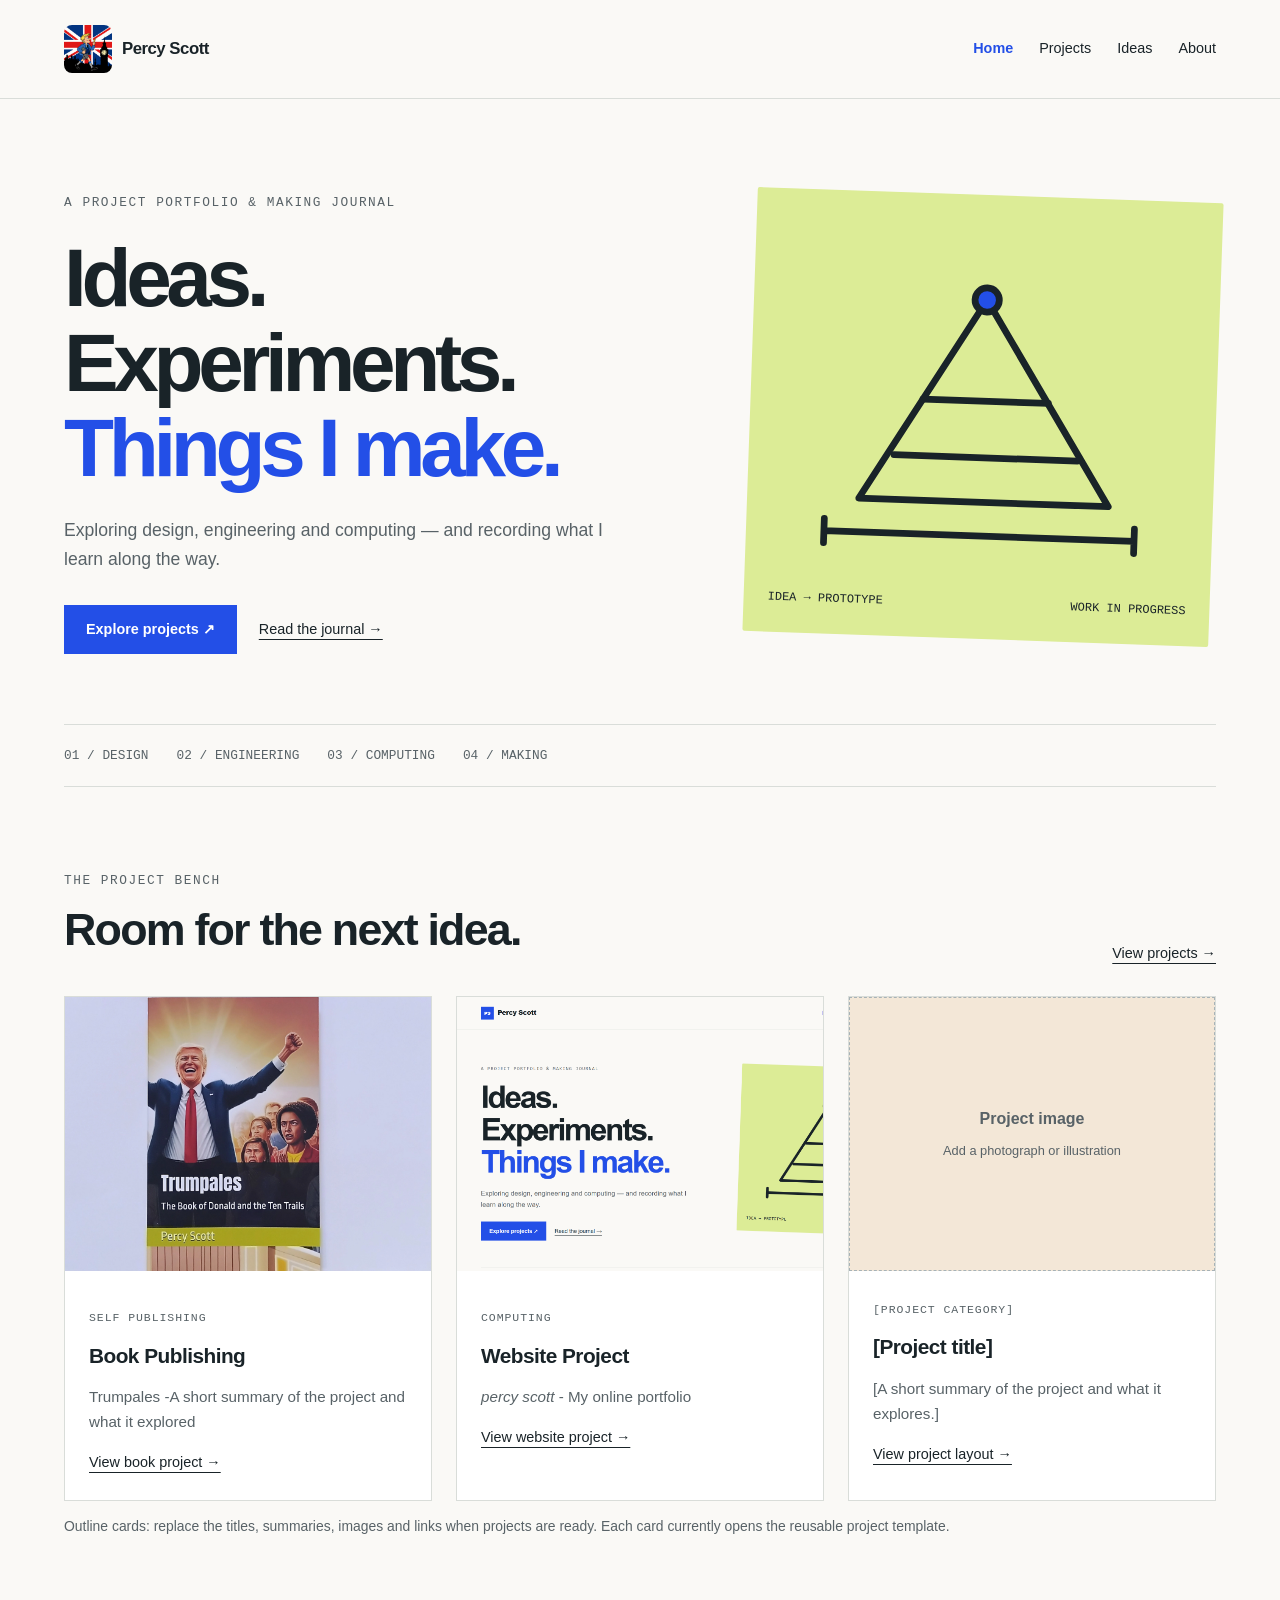
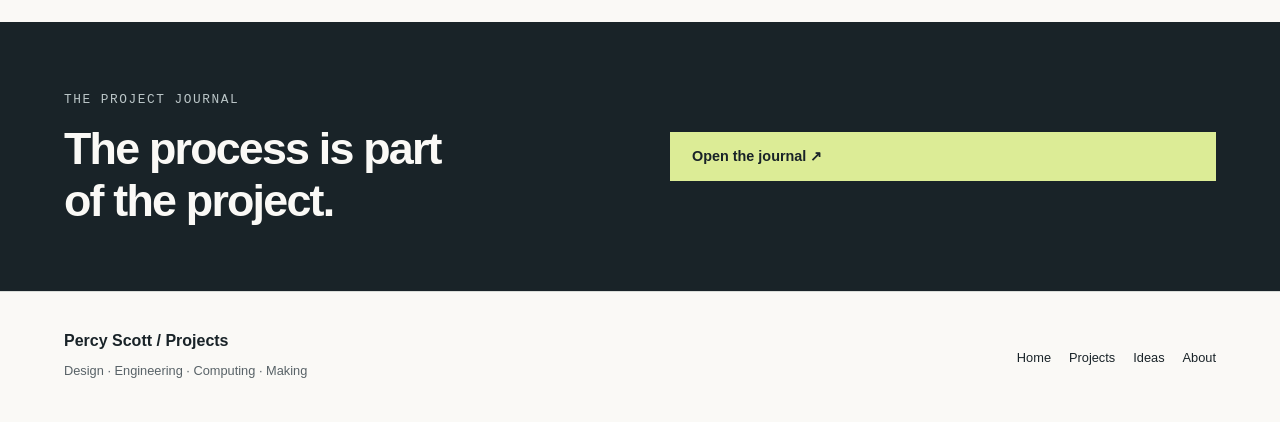
<file: index.html>
<!doctype html>
<html lang="en">

  
<link rel="apple-touch-icon" sizes="180x180" href="/apple-touch-icon.png">
<link rel="icon" type="image/png" sizes="32x32" href="/favicon-32x32.png">
<link rel="icon" type="image/png" sizes="16x16" href="/favicon-16x16.png">
<link rel="manifest" href="/site.webmanifest">
  
  <head>
<meta charset="utf-8">
<meta name="viewport" content="width=device-width,initial-scale=1">
<title>Home | Percy Scott Projects</title>
<meta name="description" content="Percy Scott’s portfolio and project journal: design, engineering, computing and making.">
<link rel="stylesheet" href="css/style.css">
</head>
<body>
<a class="skip" href="#main">Skip to content</a><header><div class="wrap header-inner">
  
  <a class="brand" href="index.html">
  <img
    src="images/percy-pickwick-schoolboy.png"
    alt=""
    class="brand-logo"
  >
  Percy Scott
</a>
  
  <nav aria-label="Main navigation"><a href="index.html" aria-current="page">Home</a><a href="projects.html">Projects</a><a href="ideas.html">Ideas</a><a href="about.html">About</a></nav></div></header>
<main id="main"><div class="wrap"><section class="hero"><div><p class="eyebrow">A project portfolio & making journal</p><h1>Ideas.<br>Experiments.<br><em>Things I make.</em></h1><p class="intro">Exploring design, engineering and computing — and recording what I learn along the way.</p><div class="actions"><a class="button" href="projects.html">Explore projects ↗</a><a class="text-link" href="ideas.html">Read the journal →</a></div></div><div class="hero-art"><svg viewBox="0 0 310 270" fill="none" stroke="#192328" stroke-width="5" stroke-linecap="round" stroke-linejoin="round" aria-hidden="true"><path d="M65 210 155 60l95 150Z" fill="none"/><path d="m110 135 93 0M90 177h136"/><circle cx="155" cy="60" r="9" fill="#234fe7"/><path d="M40 235h230M40 226v18m230-18v18"/></svg><div class="art-label"><span>IDEA → PROTOTYPE</span><span>WORK IN PROGRESS</span></div></div></section><div class="interests"><span>01 / DESIGN</span><span>02 / ENGINEERING</span><span>03 / COMPUTING</span><span>04 / MAKING</span></div><section class="section"><div class="section-heading">
  <div><p class="eyebrow">The project bench</p><h2>Room for the next idea.</h2></div><a class="text-link" href="projects.html">View projects →</a>
</div>
  <div class="grid">
  
  <article class="card">
  <img 
  class="card-photo"
  src="images/book-publishing/book-publishing-main.webp"
  alt="Book publishing project"
  loading="lazy"
  >
        <div class="card-body"><span class="tag">Self Publishing</span>
    <h3>Book Publishing</h3><p>Trumpales -A short summary of the project and what it explored</p>
          <a class="text-link" href="projects/book-publishing.html">View book project →</a></div></article>
  
  <article class="card">
    <img 
  class="card-photo"
  src="images/website-project/website-project-main.png"
  alt="Website Project"
  loading="lazy"
  >
    
    <div class="card-body"><span class="tag">Computing</span><h3>Website Project</h3><p><em>percy scott</em> - My online portfolio </p><a class="text-link" href="projects/website-project.html">View website project →</a>
    </div>  
  </article>
  
  <article class="card">
    
    <div class="card-art image-placeholder"><span>Project image</span><small>Add a photograph or illustration</small></div>
    
    <div class="card-body"><span class="tag">[Project category]</span><h3>[Project title]</h3><p>[A short summary of the project and what it explores.]</p>
      <a class="text-link" href="projects/project-template.html">View project layout →</a></div></article>
  
</div>
  
  <p class="note">Outline cards: replace the titles, summaries, images and links when projects are ready. Each card currently opens the reusable project template.</p></section></div>
  <section class="journal-band"><div class="wrap journal-inner"><div><p class="eyebrow">The project journal</p><h2>The process is part<br>of the project.</h2></div><div<a class="button" href="ideas.html">Open the journal ↗</a></div></div>
  </section></main>
<footer><div class="wrap footer-inner"><div><strong>Percy Scott / Projects</strong><p>Design · Engineering · Computing · Making</p></div><nav aria-label="Footer navigation"><a href="index.html">Home</a><a href="projects.html">Projects</a><a href="ideas.html">Ideas</a><a href="about.html">About</a></nav></div></footer>
</body>
</html>
</file>
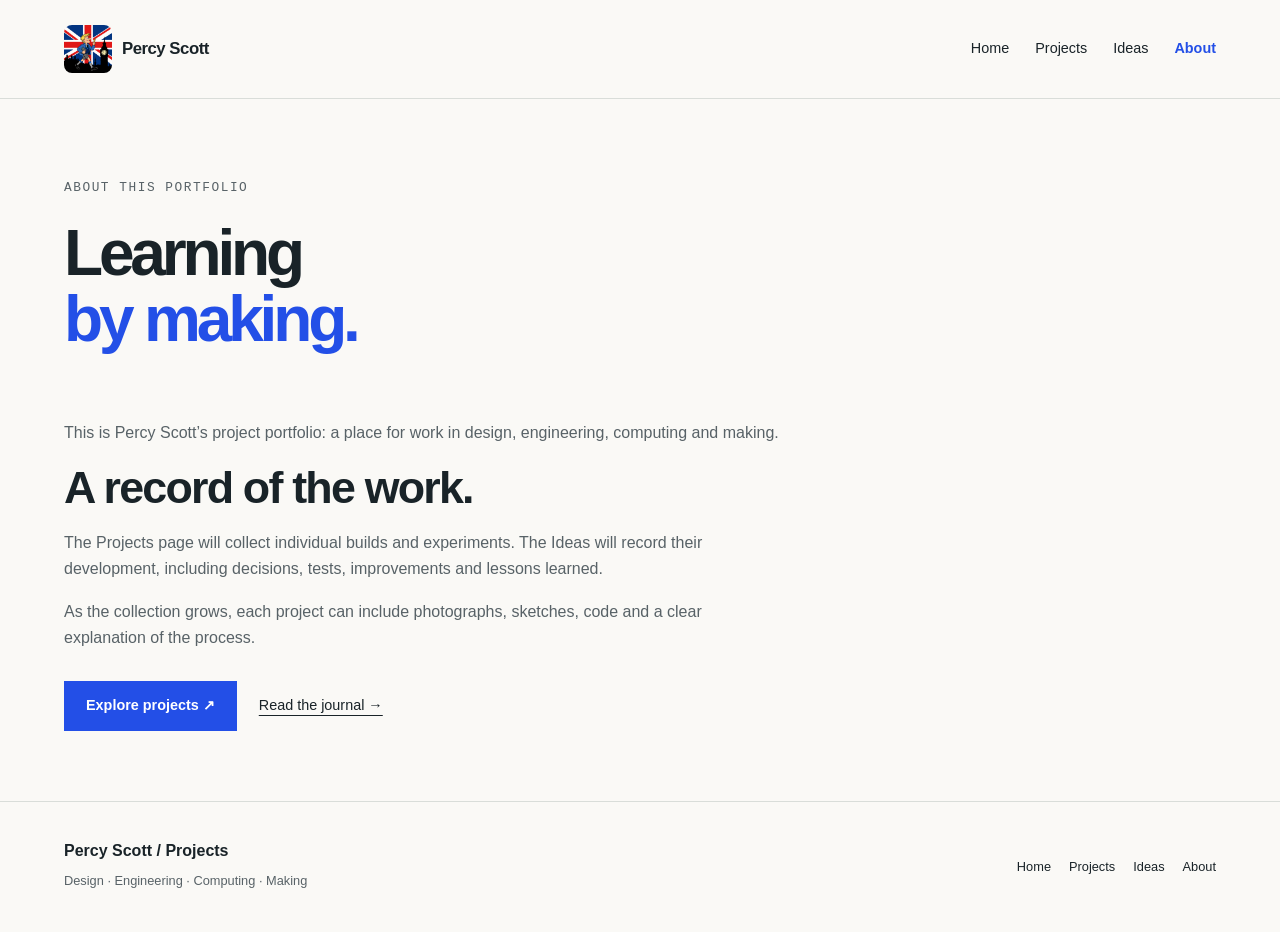
<file: about.html>
<!doctype html>
<html lang="en">

  <link rel="apple-touch-icon" sizes="180x180" href="/apple-touch-icon.png">
<link rel="icon" type="image/png" sizes="32x32" href="/favicon-32x32.png">
<link rel="icon" type="image/png" sizes="16x16" href="/favicon-16x16.png">
<link rel="manifest" href="/site.webmanifest">
  
<head>
<meta charset="utf-8">
<meta name="viewport" content="width=device-width,initial-scale=1">
<title>About | Percy Scott Projects</title>
<meta name="description" content="Percy Scott’s portfolio and project journal: design, engineering, computing and making.">
<link rel="stylesheet" href="css/style.css">
</head>
<body>
<a class="skip" href="#main">Skip to content</a><header><div class="wrap header-inner">
  
    <a class="brand" href="index.html">
  <img
    src="images/percy-pickwick-schoolboy.png"
    alt=""
    class="brand-logo"
  >
  Percy Scott
</a>
  
  
  <nav aria-label="Main navigation"><a href="index.html">Home</a><a href="projects.html">Projects</a><a href="ideas.html">Ideas</a><a href="about.html" aria-current="page">About</a></nav></div></header>
<main id="main"><div class="wrap"><div class="page-title"><p class="eyebrow">About this portfolio</p><h1>Learning<br><em>by making.</em></h1></div><div class="prose"><p>This is Percy Scott’s project portfolio: a place for work in design, engineering, computing and making.</p><h2>A record of the work.</h2><p>The Projects page will collect individual builds and experiments. The Ideas will record their development, including decisions, tests, improvements and lessons learned.</p><p>As the collection grows, each project can include photographs, sketches, code and a clear explanation of the process.</p><div class="actions"><a class="button" href="projects.html">Explore projects ↗</a><a class="text-link" href="ideas.html">Read the journal →</a></div></div></div></main>
<footer><div class="wrap footer-inner"><div><strong>Percy Scott / Projects</strong><p>Design · Engineering · Computing · Making</p></div><nav aria-label="Footer navigation"><a href="index.html">Home</a><a href="projects.html">Projects</a><a href="ideas.html">Ideas</a><a href="about.html">About</a></nav></div></footer>
</body>
</html>
</file>
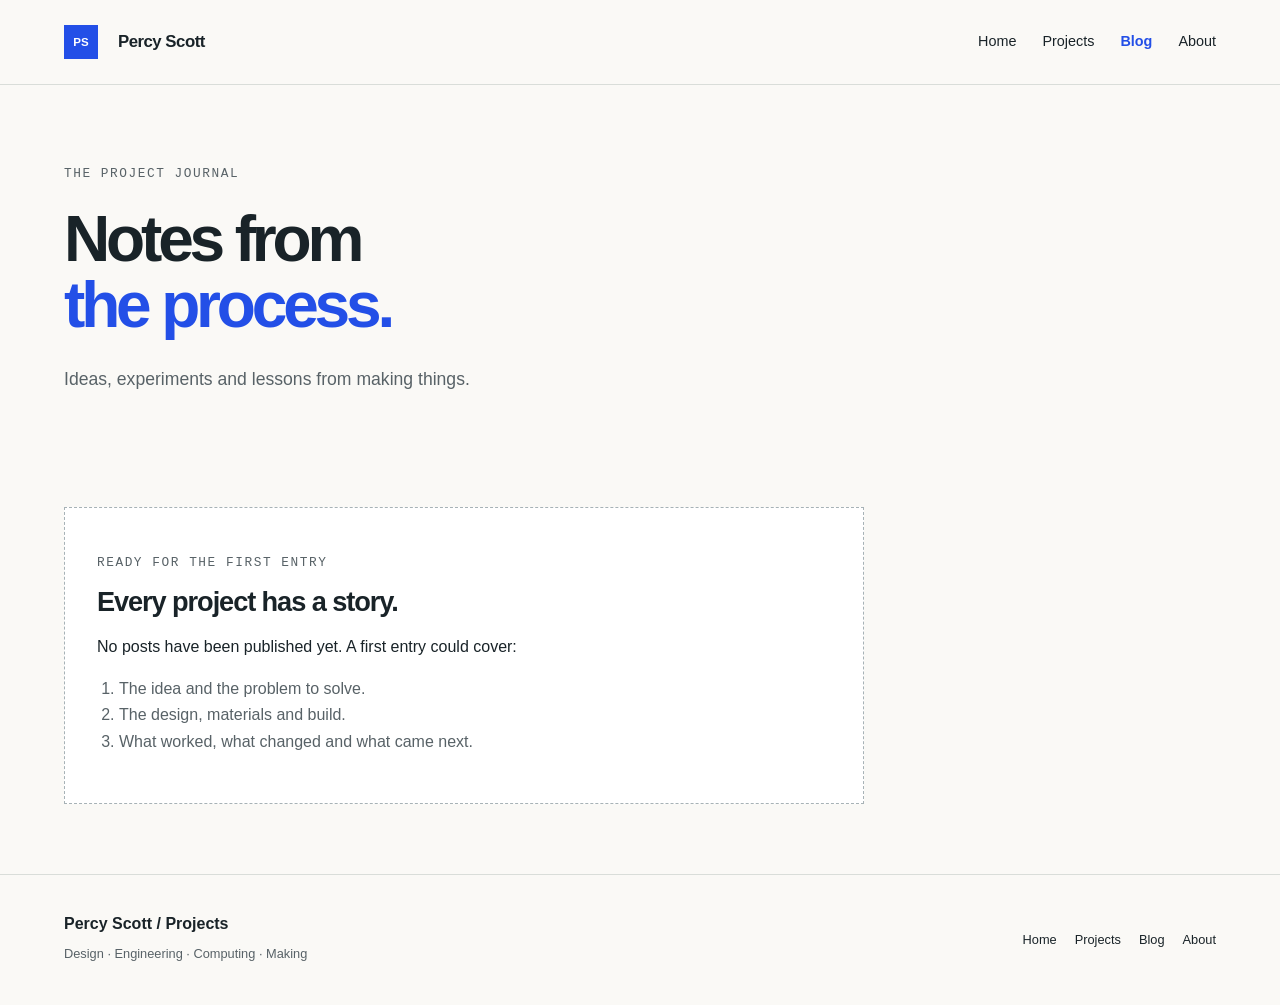
<file: blog.html>
<!doctype html>
<html lang="en">
<head>
<meta charset="utf-8">
<meta name="viewport" content="width=device-width,initial-scale=1">
<title>Blog | Percy Scott Projects</title>
<meta name="description" content="Percy Scott’s portfolio and project journal: design, engineering, computing and making.">
<link rel="stylesheet" href="css/style.css">
</head>
<body>
<a class="skip" href="#main">Skip to content</a><header><div class="wrap header-inner"><a class="brand" href="index.html"><span>PS</span>Percy Scott</a><nav aria-label="Main navigation"><a href="index.html">Home</a><a href="projects.html">Projects</a><a href="blog.html" aria-current="page">Blog</a><a href="about.html">About</a></nav></div></header>
<main id="main"><div class="wrap"><div class="page-title"><p class="eyebrow">The project journal</p><h1>Notes from<br><em>the process.</em></h1><p class="intro">Ideas, experiments and lessons from making things.</p></div><section class="section"><div class="empty"><p class="eyebrow">Ready for the first entry</p><h2>Every project has a story.</h2><p>No posts have been published yet. A first entry could cover:</p><ol><li>The idea and the problem to solve.</li><li>The design, materials and build.</li><li>What worked, what changed and what came next.</li></ol></div></section></div></main>
<footer><div class="wrap footer-inner"><div><strong>Percy Scott / Projects</strong><p>Design · Engineering · Computing · Making</p></div><nav aria-label="Footer navigation"><a href="index.html">Home</a><a href="projects.html">Projects</a><a href="blog.html">Blog</a><a href="about.html">About</a></nav></div></footer>
</body>
</html>
</file>
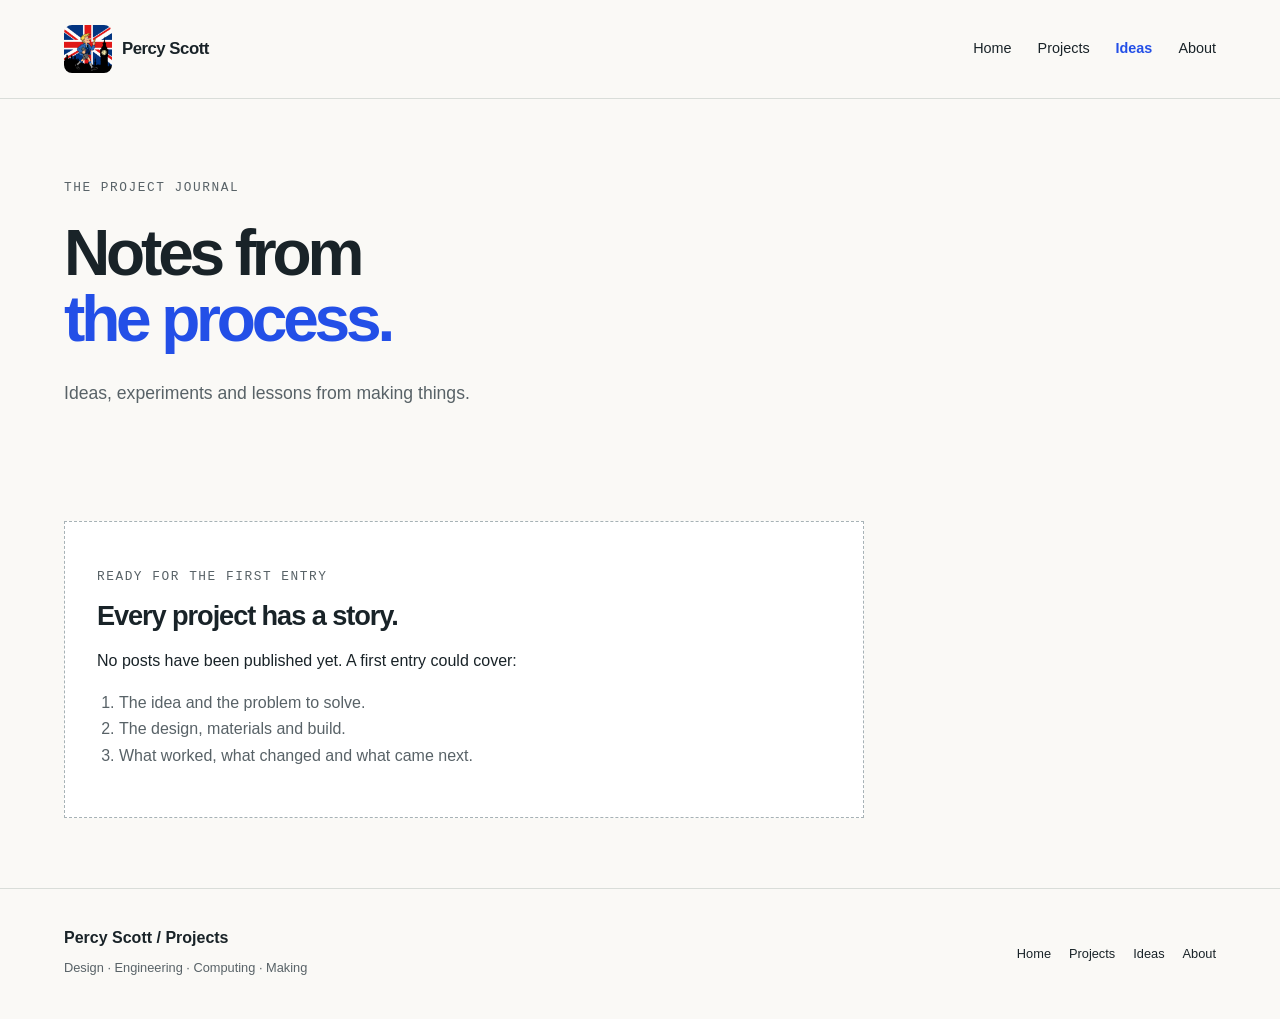
<file: ideas.html>
<!doctype html>
<html lang="en">

  <link rel="apple-touch-icon" sizes="180x180" href="/apple-touch-icon.png">
<link rel="icon" type="image/png" sizes="32x32" href="/favicon-32x32.png">
<link rel="icon" type="image/png" sizes="16x16" href="/favicon-16x16.png">
<link rel="manifest" href="/site.webmanifest">
  
<head>
<meta charset="utf-8">
<meta name="viewport" content="width=device-width,initial-scale=1">
<title>Ideas | Percy Scott Projects</title>
<meta name="description" content="Percy Scott’s portfolio and project journal: design, engineering, computing and making.">
<link rel="stylesheet" href="css/style.css">
</head>
<body>
<a class="skip" href="#main">Skip to content</a><header><div class="wrap header-inner">
  
    <a class="brand" href="index.html">
  <img
    src="images/percy-pickwick-schoolboy.png"
    alt=""
    class="brand-logo"
  >
  Percy Scott
</a>
  
  
  <nav aria-label="Main navigation"><a href="index.html">Home</a><a href="projects.html">Projects</a><a href="ideas.html" aria-current="page">Ideas</a><a href="about.html">About</a></nav></div></header>
<main id="main"><div class="wrap"><div class="page-title"><p class="eyebrow">The project journal</p><h1>Notes from<br><em>the process.</em></h1><p class="intro">Ideas, experiments and lessons from making things.</p></div><section class="section"><div class="empty"><p class="eyebrow">Ready for the first entry</p><h2>Every project has a story.</h2><p>No posts have been published yet. A first entry could cover:</p><ol><li>The idea and the problem to solve.</li><li>The design, materials and build.</li><li>What worked, what changed and what came next.</li></ol></div></section></div></main>
<footer><div class="wrap footer-inner"><div><strong>Percy Scott / Projects</strong><p>Design · Engineering · Computing · Making</p></div><nav aria-label="Footer navigation"><a href="index.html">Home</a><a href="projects.html">Projects</a><a href="ideas.html">Ideas</a><a href="about.html">About</a></nav></div></footer>
</body>
</html>
</file>
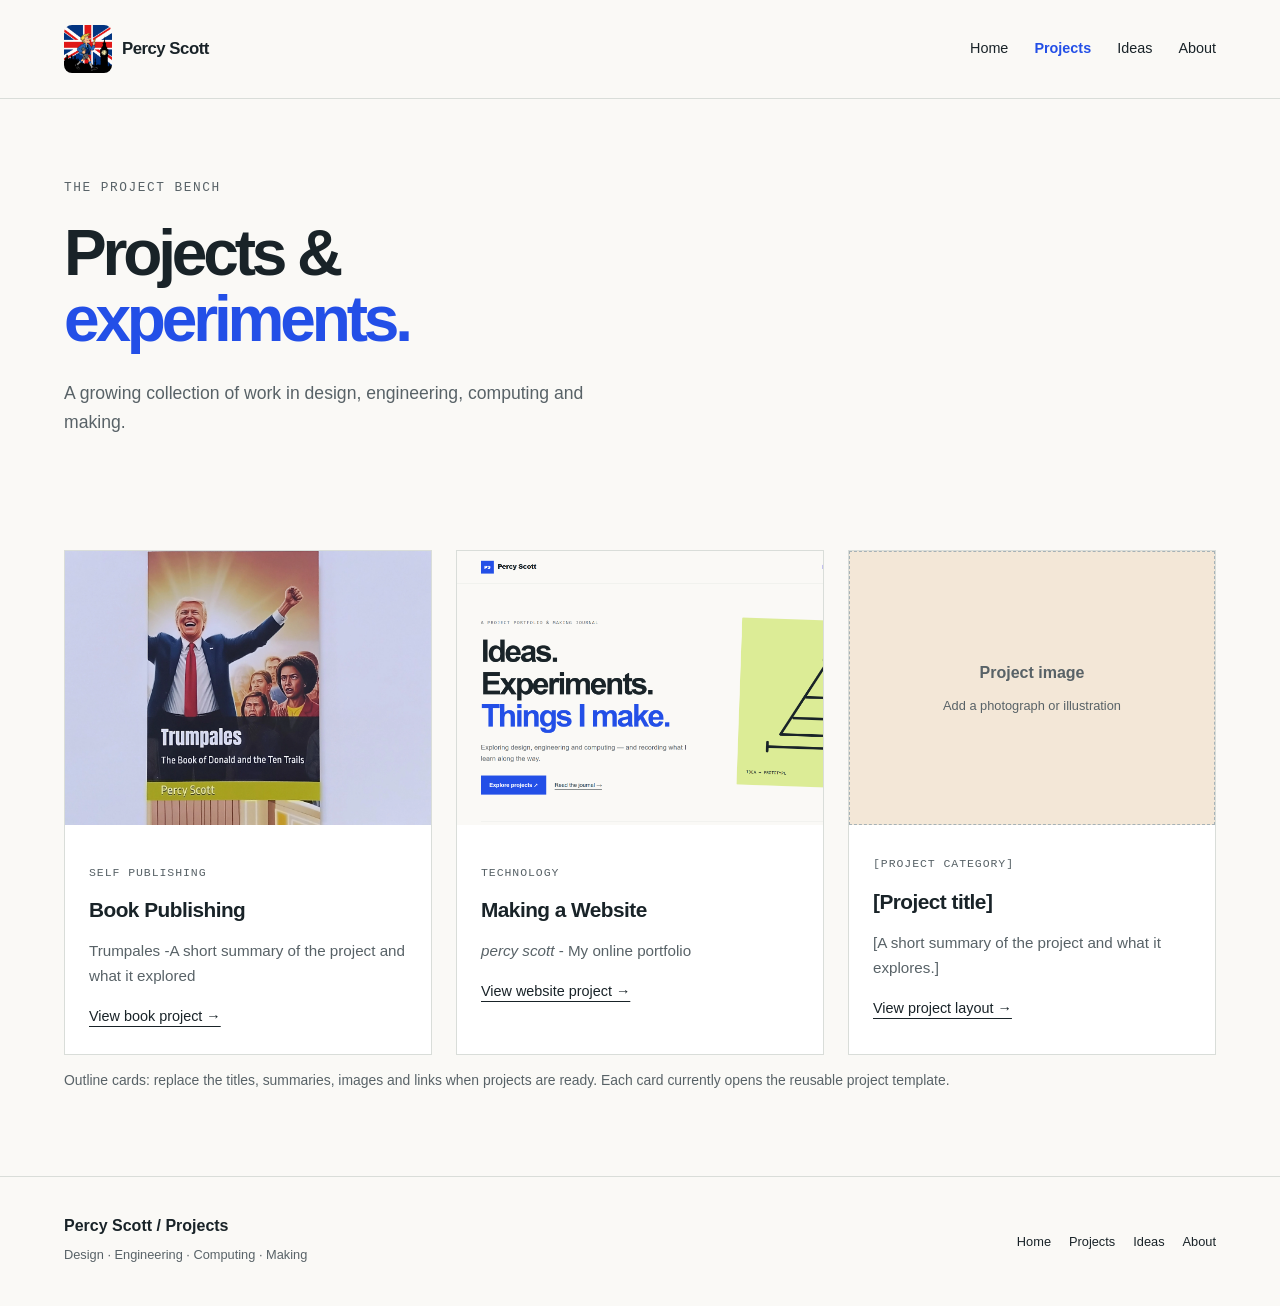
<file: projects.html>
<!doctype html>
<html lang="en">

  <link rel="apple-touch-icon" sizes="180x180" href="/apple-touch-icon.png">
<link rel="icon" type="image/png" sizes="32x32" href="/favicon-32x32.png">
<link rel="icon" type="image/png" sizes="16x16" href="/favicon-16x16.png">
<link rel="manifest" href="/site.webmanifest">
  
<head>
<meta charset="utf-8">
<meta name="viewport" content="width=device-width,initial-scale=1">
<title>Projects | Percy Scott Projects</title>
<meta name="description" content="Percy Scott’s portfolio and project journal: design, engineering, computing and making.">
<link rel="stylesheet" href="css/style.css">
</head>
<body>
<a class="skip" href="#main">Skip to content</a><header><div class="wrap header-inner">
  
    <a class="brand" href="index.html">
  <img
    src="images/percy-pickwick-schoolboy.png"
    alt=""
    class="brand-logo"
  >
  Percy Scott
</a>
  
  
  <nav aria-label="Main navigation"><a href="index.html">Home</a><a href="projects.html" aria-current="page">Projects</a><a href="ideas.html">Ideas</a><a href="about.html">About</a></nav></div></header>
<main id="main"><div class="wrap"><div class="page-title"><p class="eyebrow">The project bench</p>
  <h1>Projects &<br><em>experiments.</em></h1>
  <p class="intro">A growing collection of work in design, engineering, computing and making.</p>
</div>
 
  <section class="section"><div class="grid">
  
<article class="card">
<img 
  class="card-photo"
  src="images/book-publishing/book-publishing-main.webp"
  alt="Book publishing project"
  loading="lazy"
  >
    
    <div class="card-body">
    <span class="tag">Self Publishing</span>
    <h3>Book Publishing</h3><p>Trumpales -A short summary of the project and what it explored</p>
    <a class="text-link" href="projects/book-publishing.html">View book project →</a>
    </div>  
  </article>

    
  <article class="card">
    
<img 
  class="card-photo"
  src="images/website-project/website-project-main.png"
  alt="Website Project"
  loading="lazy"
  >
    
    <div class="card-body">
      <span class="tag">technology</span><h3>Making a Website</h3><p><em>percy scott</em> - My online portfolio </p>
      <a class="text-link" href="projects/website-project.html">View website project →</a></div>
  </article>

    
    <article class="card">
        <div class="card-art image-placeholder"><span>Project image</span><small>Add a photograph or illustration</small></div>
        <div class="card-body"><span class="tag">[Project category]</span>
          <h3>[Project title]</h3><p>[A short summary of the project and what it explores.]</p>
          <a class="text-link" href="projects/project-template.html">View project layout →</a></div></article></div>
  <p class="note">Outline cards: replace the titles, summaries, images and links when projects are ready. Each card currently opens the reusable project template.</p>
</section>
</div>
</main>
<footer><div class="wrap footer-inner"><div><strong>Percy Scott / Projects</strong><p>Design · Engineering · Computing · Making</p></div><nav aria-label="Footer navigation"><a href="index.html">Home</a><a href="projects.html">Projects</a><a href="ideas.html">Ideas</a><a href="about.html">About</a></nav></div></footer>
</body>
</html>
</file>
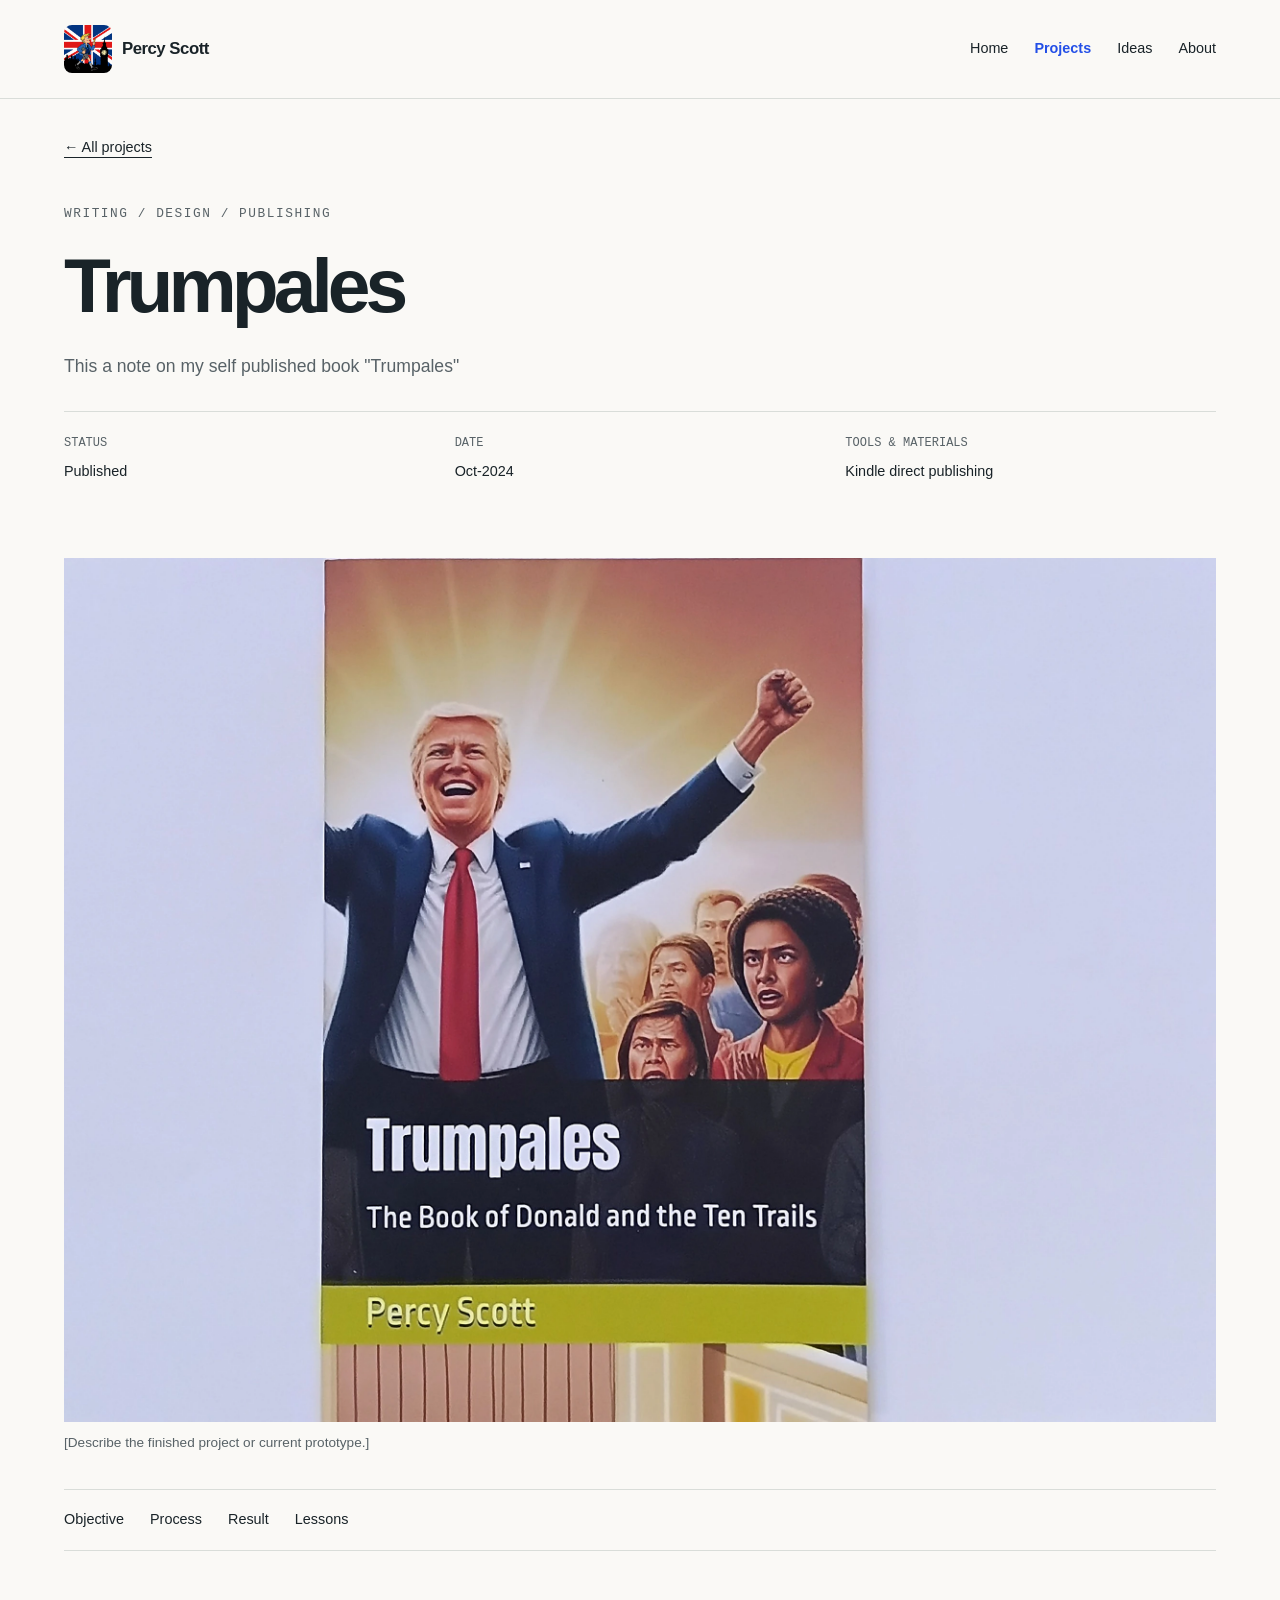
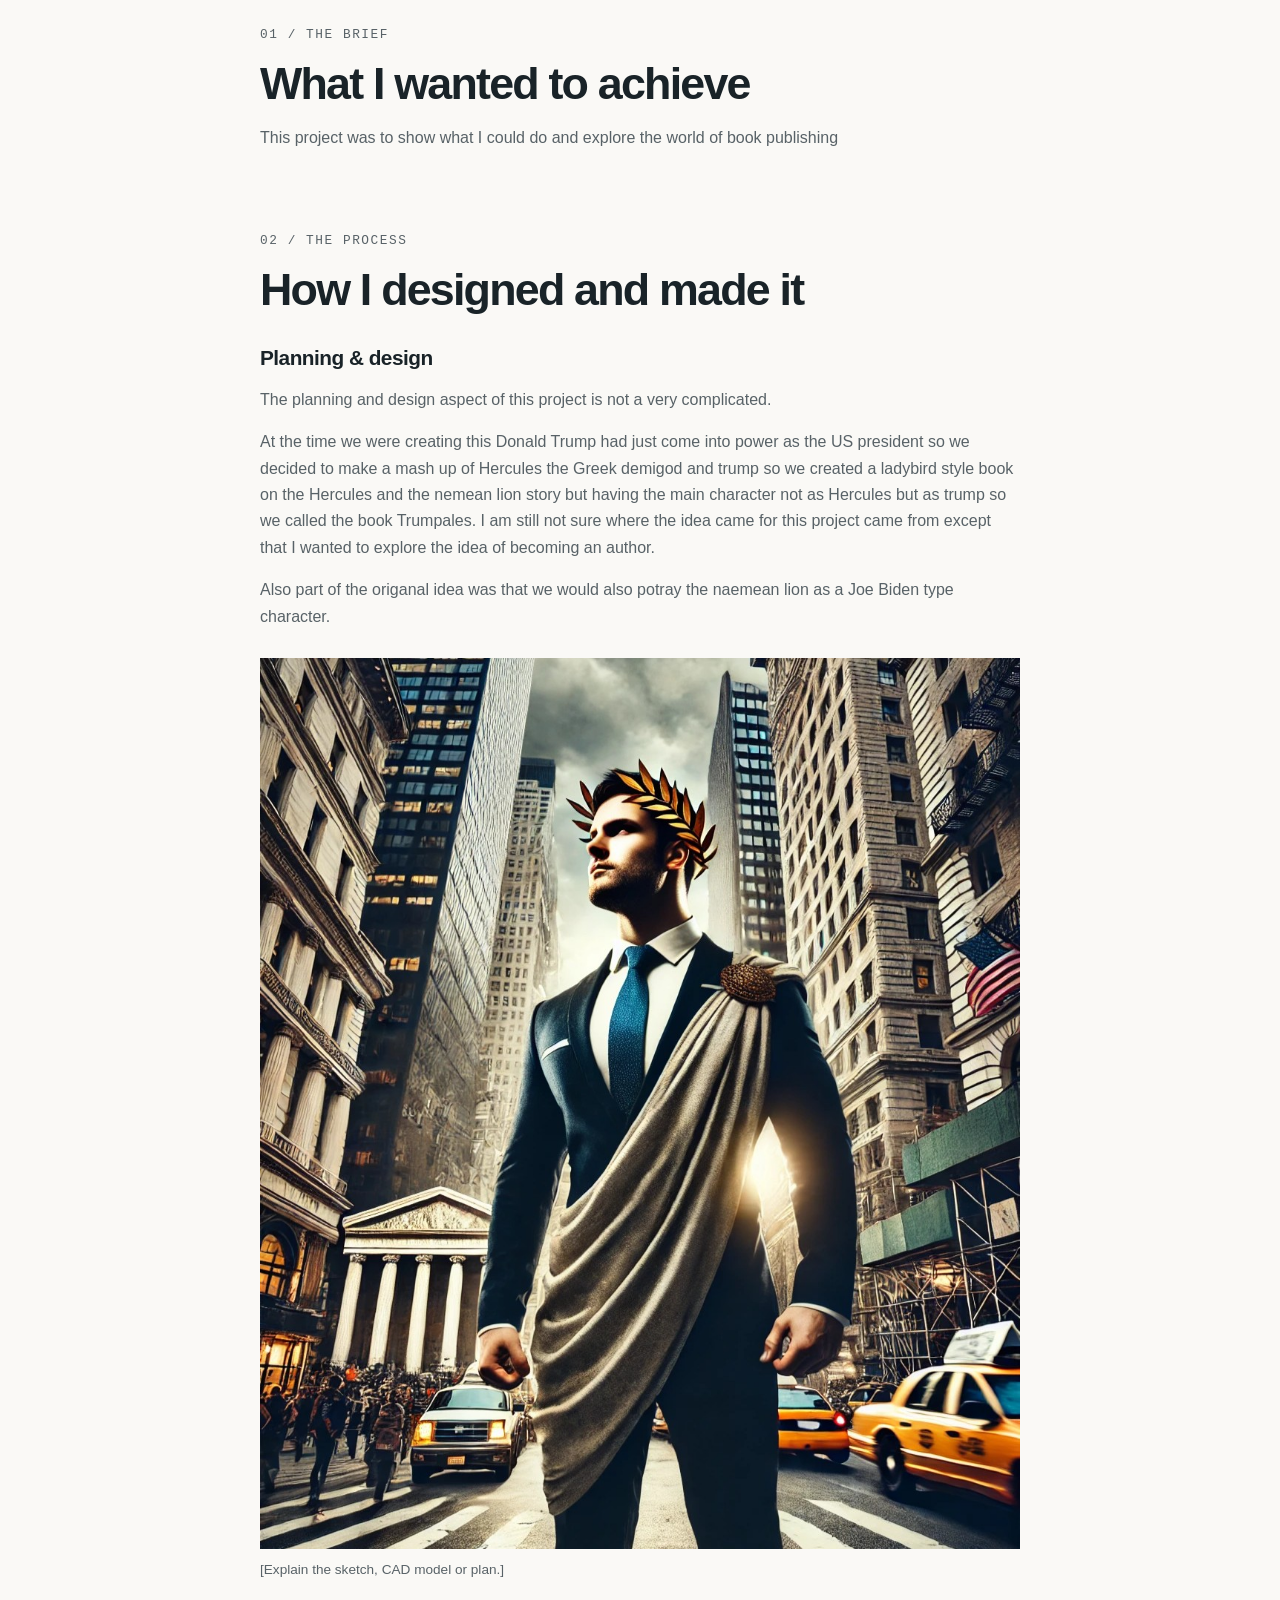
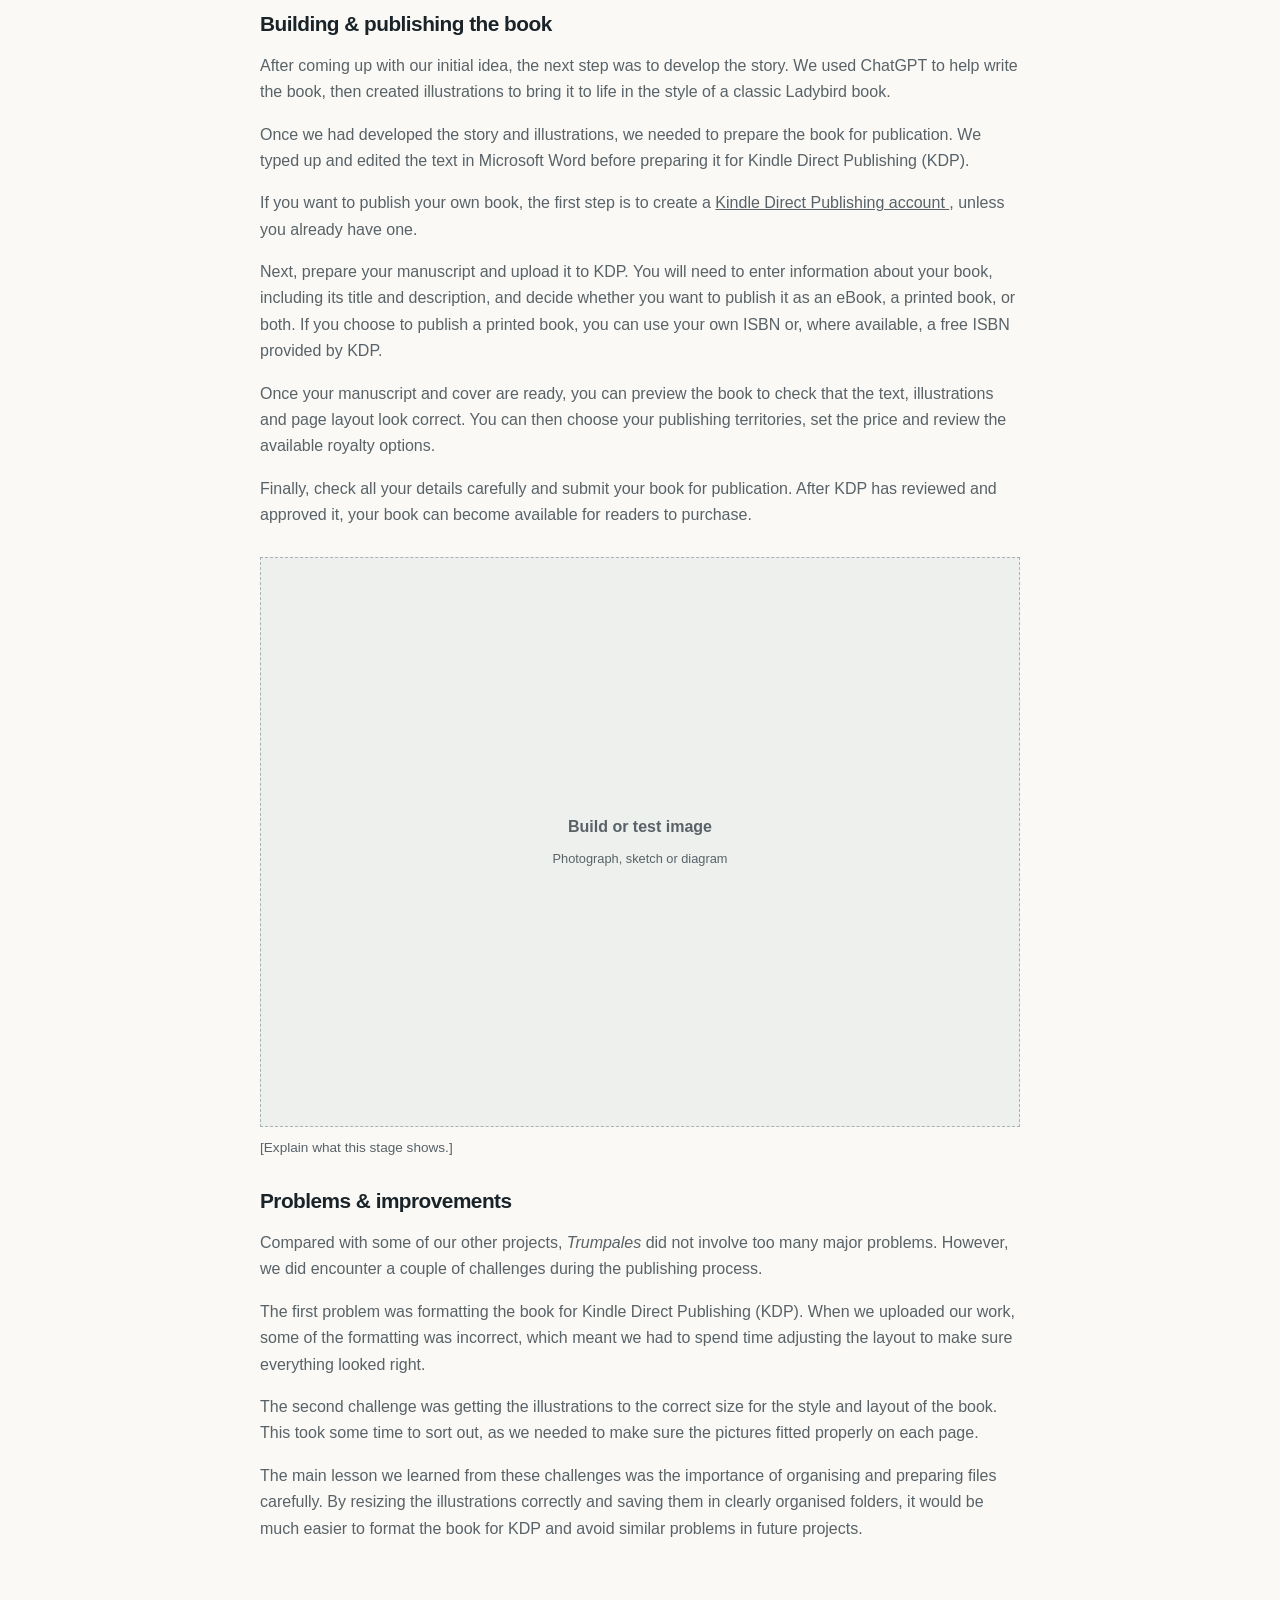
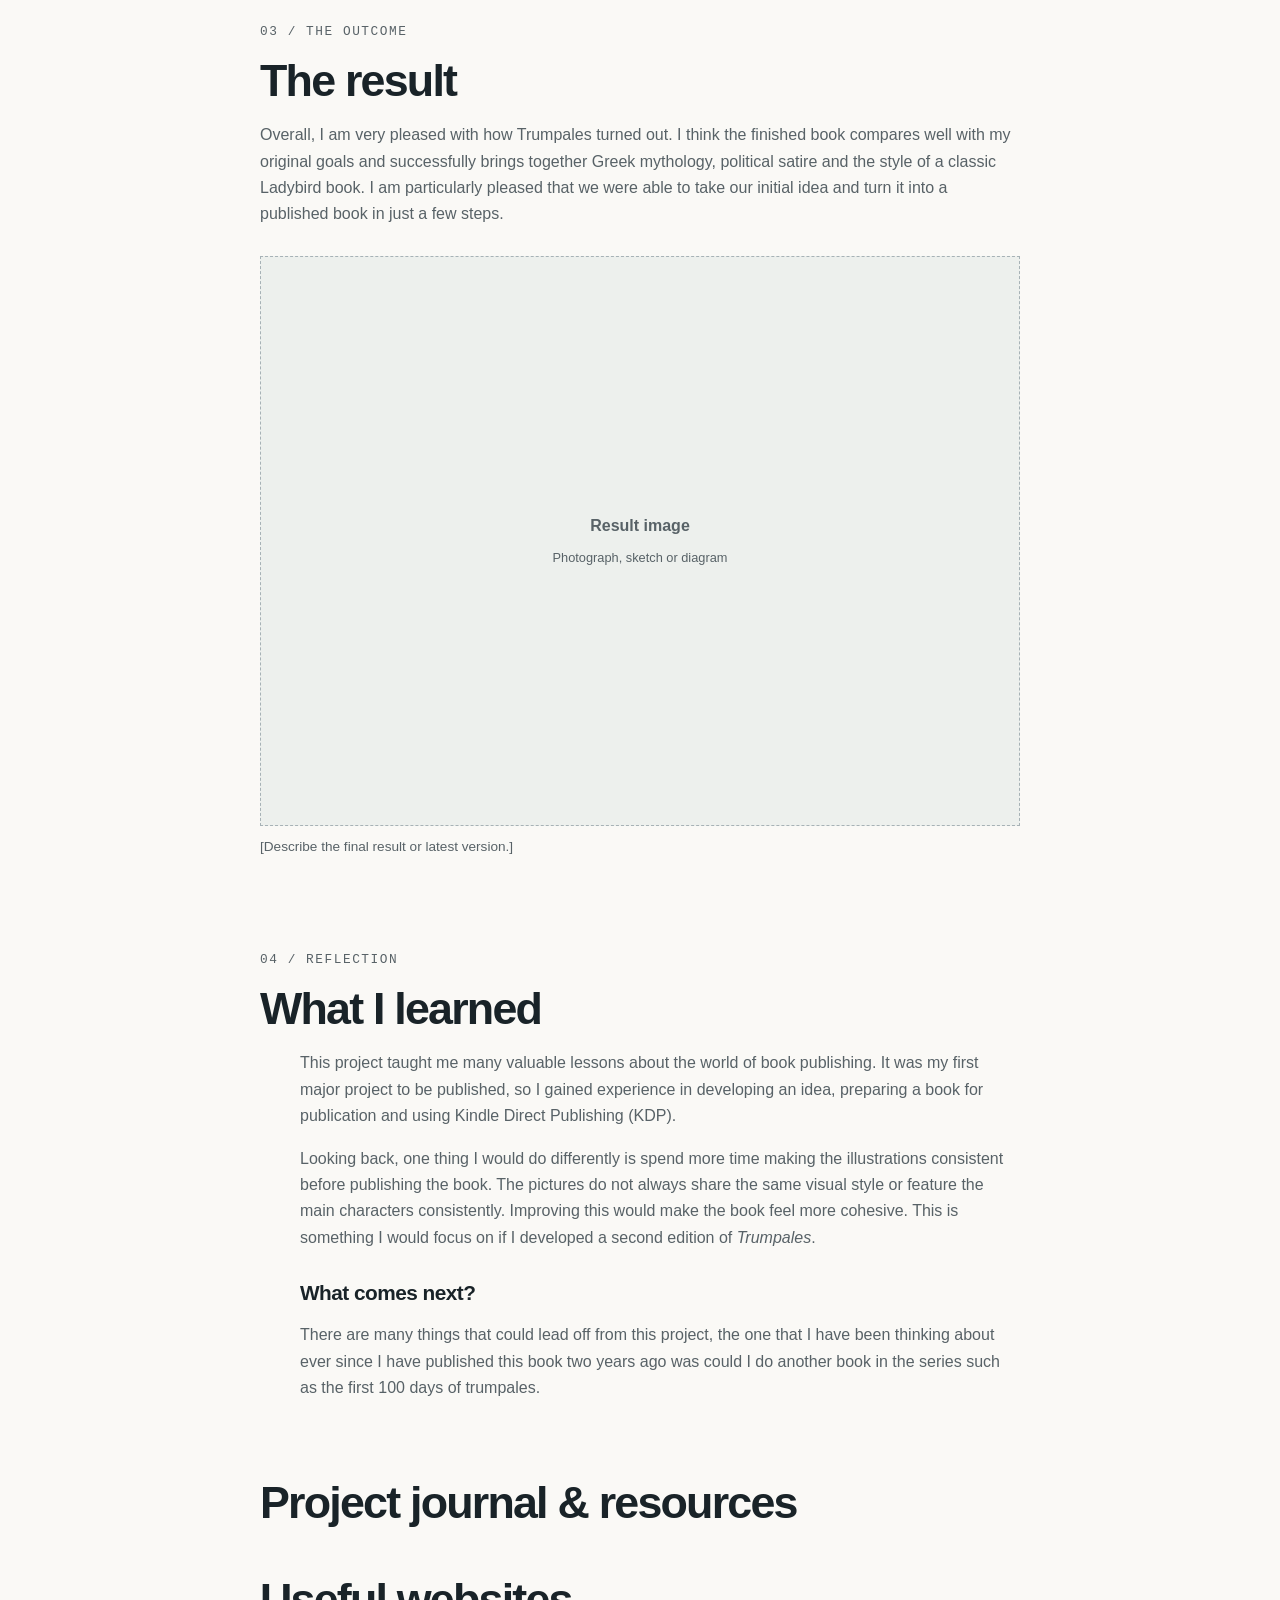
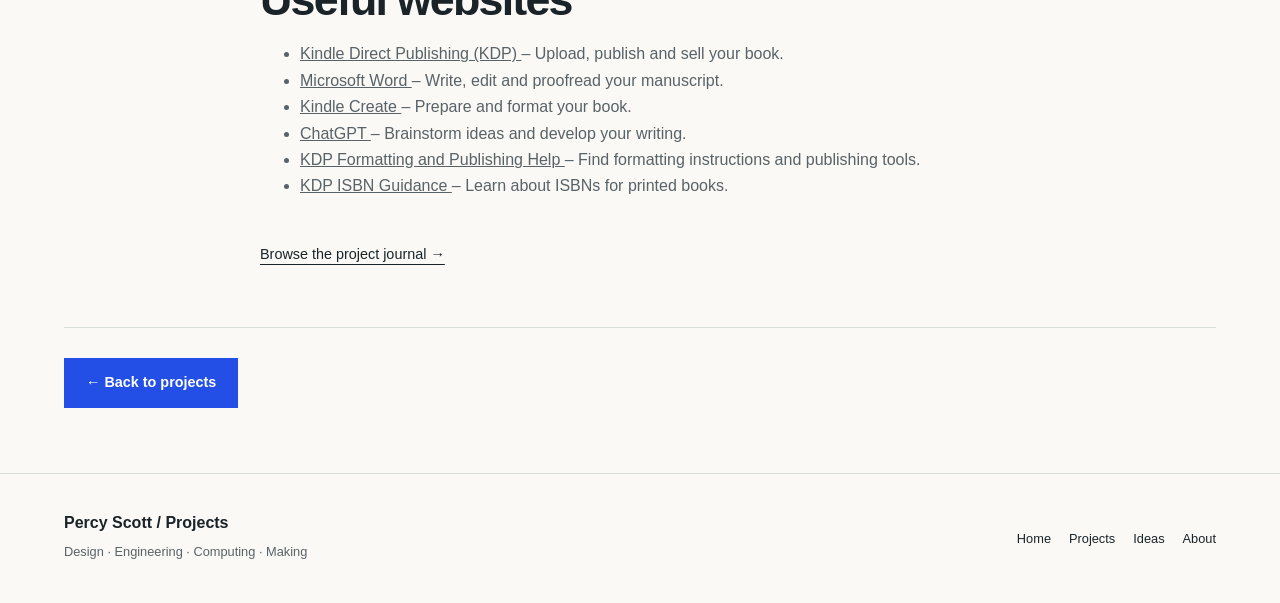
<file: projects/book-publishing.html>
<!doctype html>
<html lang="en">

  <link rel="apple-touch-icon" sizes="180x180" href="/apple-touch-icon.png">
<link rel="icon" type="image/png" sizes="32x32" href="/favicon-32x32.png">
<link rel="icon" type="image/png" sizes="16x16" href="/favicon-16x16.png">
<link rel="manifest" href="/site.webmanifest">
  
<head>
<meta charset="utf-8">
<meta name="viewport" content="width=device-width,initial-scale=1">
<title>Book Publishing | Percy Scott Projects</title>
<meta name="description" content="Percy Scott’s portfolio and project journal: design, engineering, computing and making.">
<link rel="stylesheet" href="../css/style.css">
</head>
<body>
<a class="skip" href="#main">Skip to content</a><header><div class="wrap header-inner">
  
    <a class="brand" href="index.html">
  <img
    src="../images/percy-pickwick-schoolboy.png"
    alt=""
    class="brand-logo"
  >
  Percy Scott
</a>
  
  
  <nav aria-label="Main navigation"><a href="../index.html">Home</a><a href="../projects.html" aria-current="page">Projects</a><a href="../Ideas.html">Ideas</a><a href="../about.html">About</a></nav></div></header>
<main id="main"><article class="wrap project-detail">
<a class="text-link" href="../projects.html">← All projects</a>
<header class="project-heading"><p class="eyebrow">Writing / Design / Publishing</p><h1>Trumpales</h1><p class="intro">This a note on my self published book "Trumpales"</p><dl class="project-facts"><div><dt>Status</dt><dd>Published</dd></div><div><dt>Date</dt><dd>Oct-2024</dd></div><div><dt>Tools & materials</dt><dd>Kindle direct publishing</dd></div></dl></header>

<figure class="project-figure">
<img src="../images/book-publishing/book-publishing-main.webp"
  alt="Book publishing project"
  width="2400"
  height="1800"
  >
  <figcaption>[Describe the finished project or current prototype.]</figcaption></figure>
  
<nav class="project-toc" aria-label="On this project"><a href="#objective">Objective</a><a href="#process">Process</a><a href="#result">Result</a><a href="#learning">Lessons</a></nav>
<div class="project-copy">
<section id="objective"><p class="eyebrow">01 / The brief</p><h2>What I wanted to achieve</h2><p>This project was to show what I could do and explore the world of book publishing</p></section>
<section id="process"><p class="eyebrow">02 / The process</p><h2>How I designed and made it</h2><h3>Planning & design</h3><p>The planning and design aspect of this project is not a very complicated.</p>
  <p> At the time we were creating this Donald Trump had just come into power as the US president so we decided to make a mash up of Hercules the Greek demigod and trump so we created a ladybird style book on the Hercules and the nemean lion story but having the main character not as Hercules but as trump so we called the book Trumpales. I am still not sure where the idea came for this project came from except that I wanted to explore the idea of becoming an author.</p>
  <p>Also part of the origanal idea was that we would also potray the naemean lion as a Joe Biden type character.</p>

  <figure class="project-figure">

    <img src="../images/book-publishing/book-publishing-businessman 1024 x 1201.jpg"
  alt="Book publishing businessman"
  width="1024"
  height="1024"
  >
 
    <figcaption>[Explain the sketch, CAD model or plan.]</figcaption></figure>
  
<h3>Building & publishing the book</h3>
 <p>
    After coming up with our initial idea, the next step was to
    develop the story. We used ChatGPT to help write the book,
    then created illustrations to bring it to life in the style
    of a classic Ladybird book.
  </p>

  <p>
    Once we had developed the story and illustrations, we needed
    to prepare the book for publication. We typed up and edited
    the text in Microsoft Word before preparing it for Kindle
    Direct Publishing (KDP).
  </p>

  <p>
    If you want to publish your own book, the first step is to
    create a
    <a href="https://kdp.amazon.com/" target="_blank"
       rel="noopener noreferrer">
      Kindle Direct Publishing account
    </a>,
    unless you already have one.
  </p>

  <p>
    Next, prepare your manuscript and upload it to KDP. You will
    need to enter information about your book, including its
    title and description, and decide whether you want to publish
    it as an eBook, a printed book, or both. If you choose to
    publish a printed book, you can use your own ISBN or, where
    available, a free ISBN provided by KDP.
  </p>

  <p>
    Once your manuscript and cover are ready, you can preview
    the book to check that the text, illustrations and page layout
    look correct. You can then choose your publishing territories,
    set the price and review the available royalty options.
  </p>

  <p>
    Finally, check all your details carefully and submit your
    book for publication. After KDP has reviewed and approved it,
    your book can become available for readers to purchase.
  </p>
<figure class="project-figure"><div class="image-placeholder"><span>Build or test image</span><small>Photograph, sketch or diagram</small></div><figcaption>[Explain what this stage shows.]</figcaption></figure>
<h3>Problems & improvements</h3><p>   Compared with some of our other projects, <em>Trumpales</em>
    did not involve too many major problems. However, we did
    encounter a couple of challenges during the publishing process.
  </p>

  <p>
    The first problem was formatting the book for Kindle Direct
    Publishing (KDP). When we uploaded our work, some of the
    formatting was incorrect, which meant we had to spend time
    adjusting the layout to make sure everything looked right.
  </p>

  <p>
    The second challenge was getting the illustrations to the
    correct size for the style and layout of the book. This took
    some time to sort out, as we needed to make sure the pictures
    fitted properly on each page.
  </p>

  <p>
    The main lesson we learned from these challenges was the
    importance of organising and preparing files carefully.
    By resizing the illustrations correctly and saving them in
    clearly organised folders, it would be much easier to format
    the book for KDP and avoid similar problems in future projects.</p></section>
<section id="result"><p class="eyebrow">03 / The outcome</p><h2>The result</h2><p>Overall, I am very pleased with how Trumpales turned out. I think the finished book compares well with my original goals and successfully brings together Greek mythology, political satire and the style of a classic Ladybird book. I am particularly pleased that we were able to take our initial idea and turn it into a published book in just a few steps.</p>
<figure class="project-figure"><div class="image-placeholder"><span>Result image</span><small>Photograph, sketch or diagram</small></div><figcaption>[Describe the final result or latest version.]</figcaption></figure>
</section><section id="learning"><p class="eyebrow">04 / Reflection</p><h2>What I learned</h2><ul>
  <p>   This project taught me many valuable lessons about the world
    of book publishing. It was my first major project to be
    published, so I gained experience in developing an idea,
    preparing a book for publication and using Kindle Direct
    Publishing (KDP).
  </p>

  <p>
    Looking back, one thing I would do differently is spend more
    time making the illustrations consistent before publishing
    the book. The pictures do not always share the same visual
    style or feature the main characters consistently. Improving
    this would make the book feel more cohesive. This is something
    I would focus on if I developed a second edition of
    <em>Trumpales</em>.<p>
    <h3>What comes next?</h3><p>There are many things that could lead off from this project, the one that I have been thinking about ever since I have published this book two years ago was could I do another book in the series such as the first 100 days of trumpales.</p></section>
<section><h2>Project journal & resources</h2><section class="project-section" id="useful-websites">
  <h2>Useful websites</h2>

  <ul>
    <li>
      <a href="https://kdp.amazon.com/" target="_blank"
         rel="noopener noreferrer">
        Kindle Direct Publishing (KDP)
      </a>
      – Upload, publish and sell your book.
    </li>
    <li>
      <a href="https://www.microsoft.com/microsoft-365/word"
         target="_blank" rel="noopener noreferrer">
        Microsoft Word
      </a>
      – Write, edit and proofread your manuscript.
    </li>
    <li>
      <a href="https://www.amazon.com/Kindle-Create/b?node=18292298011"
         target="_blank" rel="noopener noreferrer">
        Kindle Create
      </a>
      – Prepare and format your book.
    </li>
    <li>
      <a href="https://chatgpt.com/" target="_blank"
         rel="noopener noreferrer">
        ChatGPT
      </a>
      – Brainstorm ideas and develop your writing.
    </li>
    <li>
      <a href="https://kdp.amazon.com/en_US/help/topic/G200735480"
         target="_blank" rel="noopener noreferrer">
        KDP Formatting and Publishing Help
      </a>
      – Find formatting instructions and publishing tools.
    </li>
    <li>
      <a href="https://kdp.amazon.com/en_US/help/topic/G201834170"
         target="_blank" rel="noopener noreferrer">
        KDP ISBN Guidance
      </a>
      – Learn about ISBNs for printed books.
    </li>
  </ul>
</section><a class="text-link" href="../Ideas.html">Browse the project journal →</a></section>
</div><div class="project-end"><a class="button" href="../projects.html">← Back to projects</a></div>
</article></main>
<footer><div class="wrap footer-inner"><div><strong>Percy Scott / Projects</strong><p>Design · Engineering · Computing · Making</p></div><nav aria-label="Footer navigation"><a href="../index.html">Home</a><a href="../projects.html">Projects</a><a href="../Ideas.html">Ideas</a><a href="../about.html">About</a></nav></div></footer>
</body>
</html>
</file>
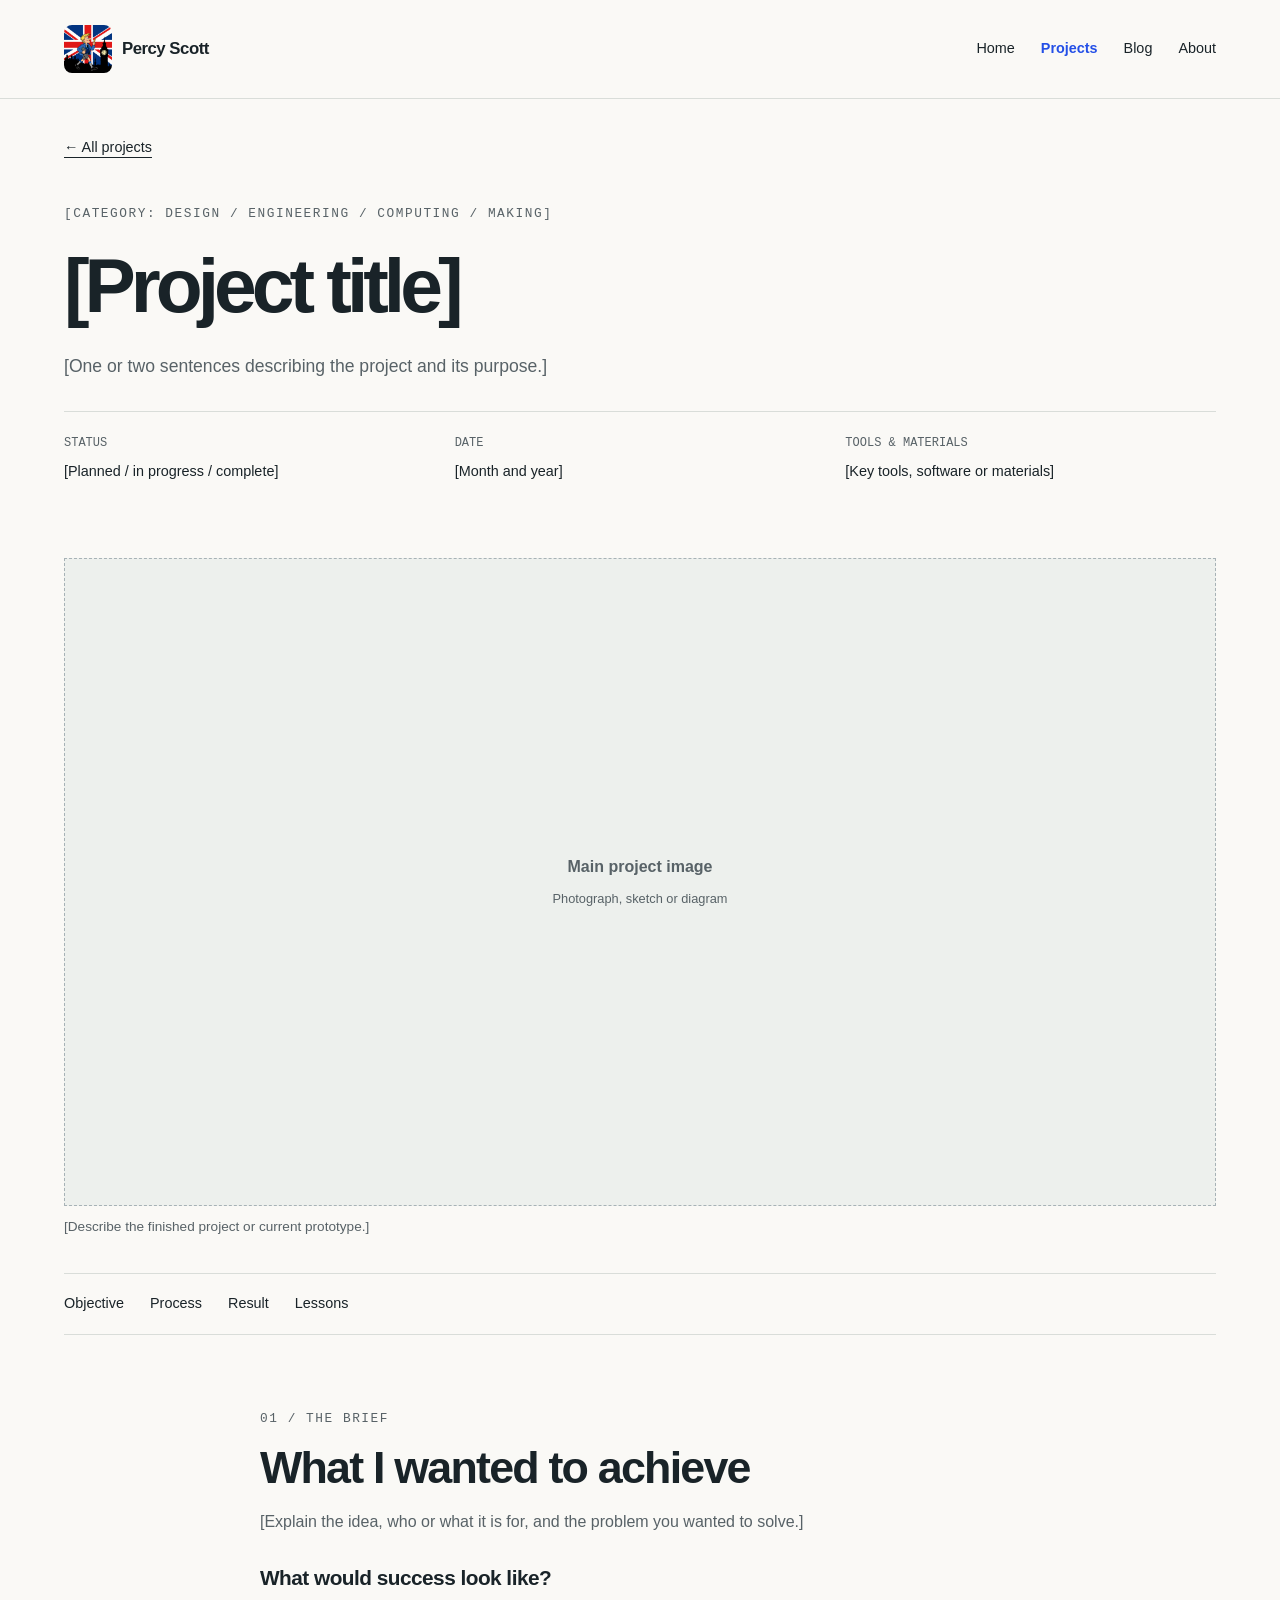
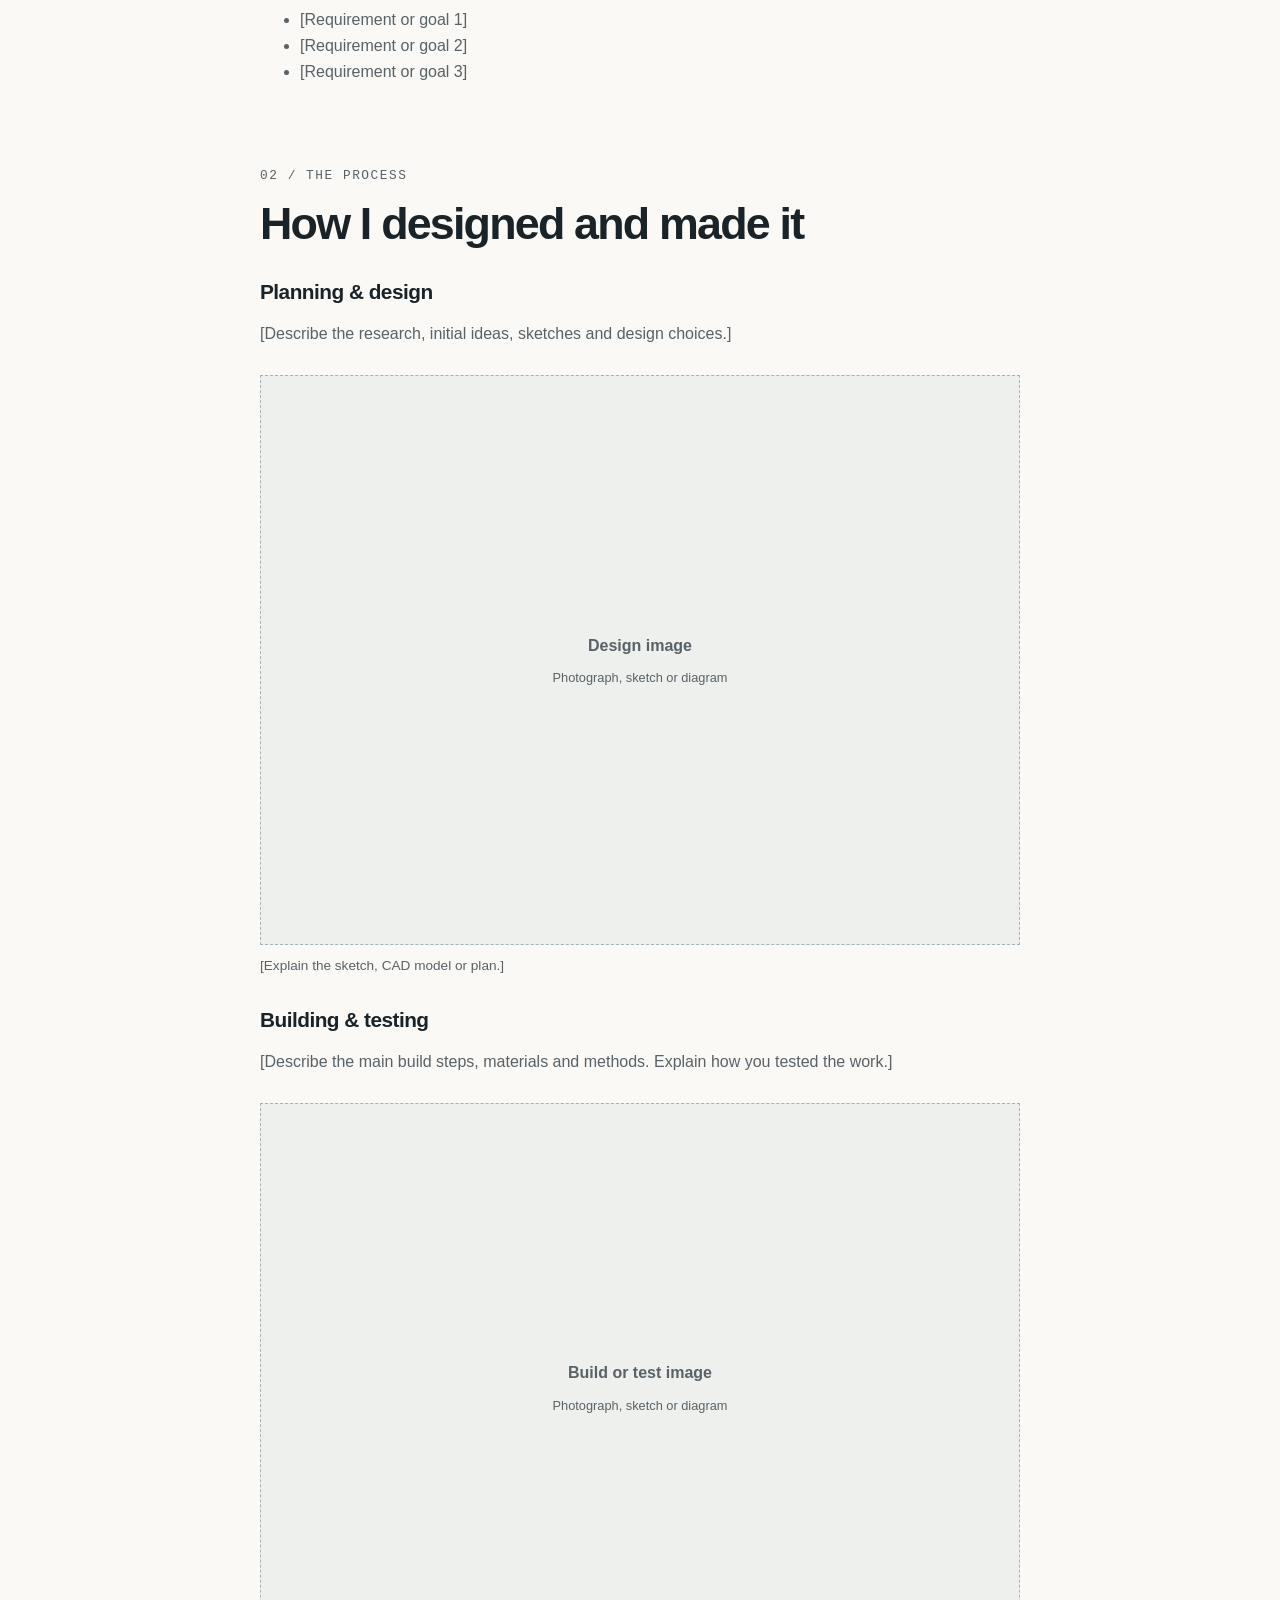
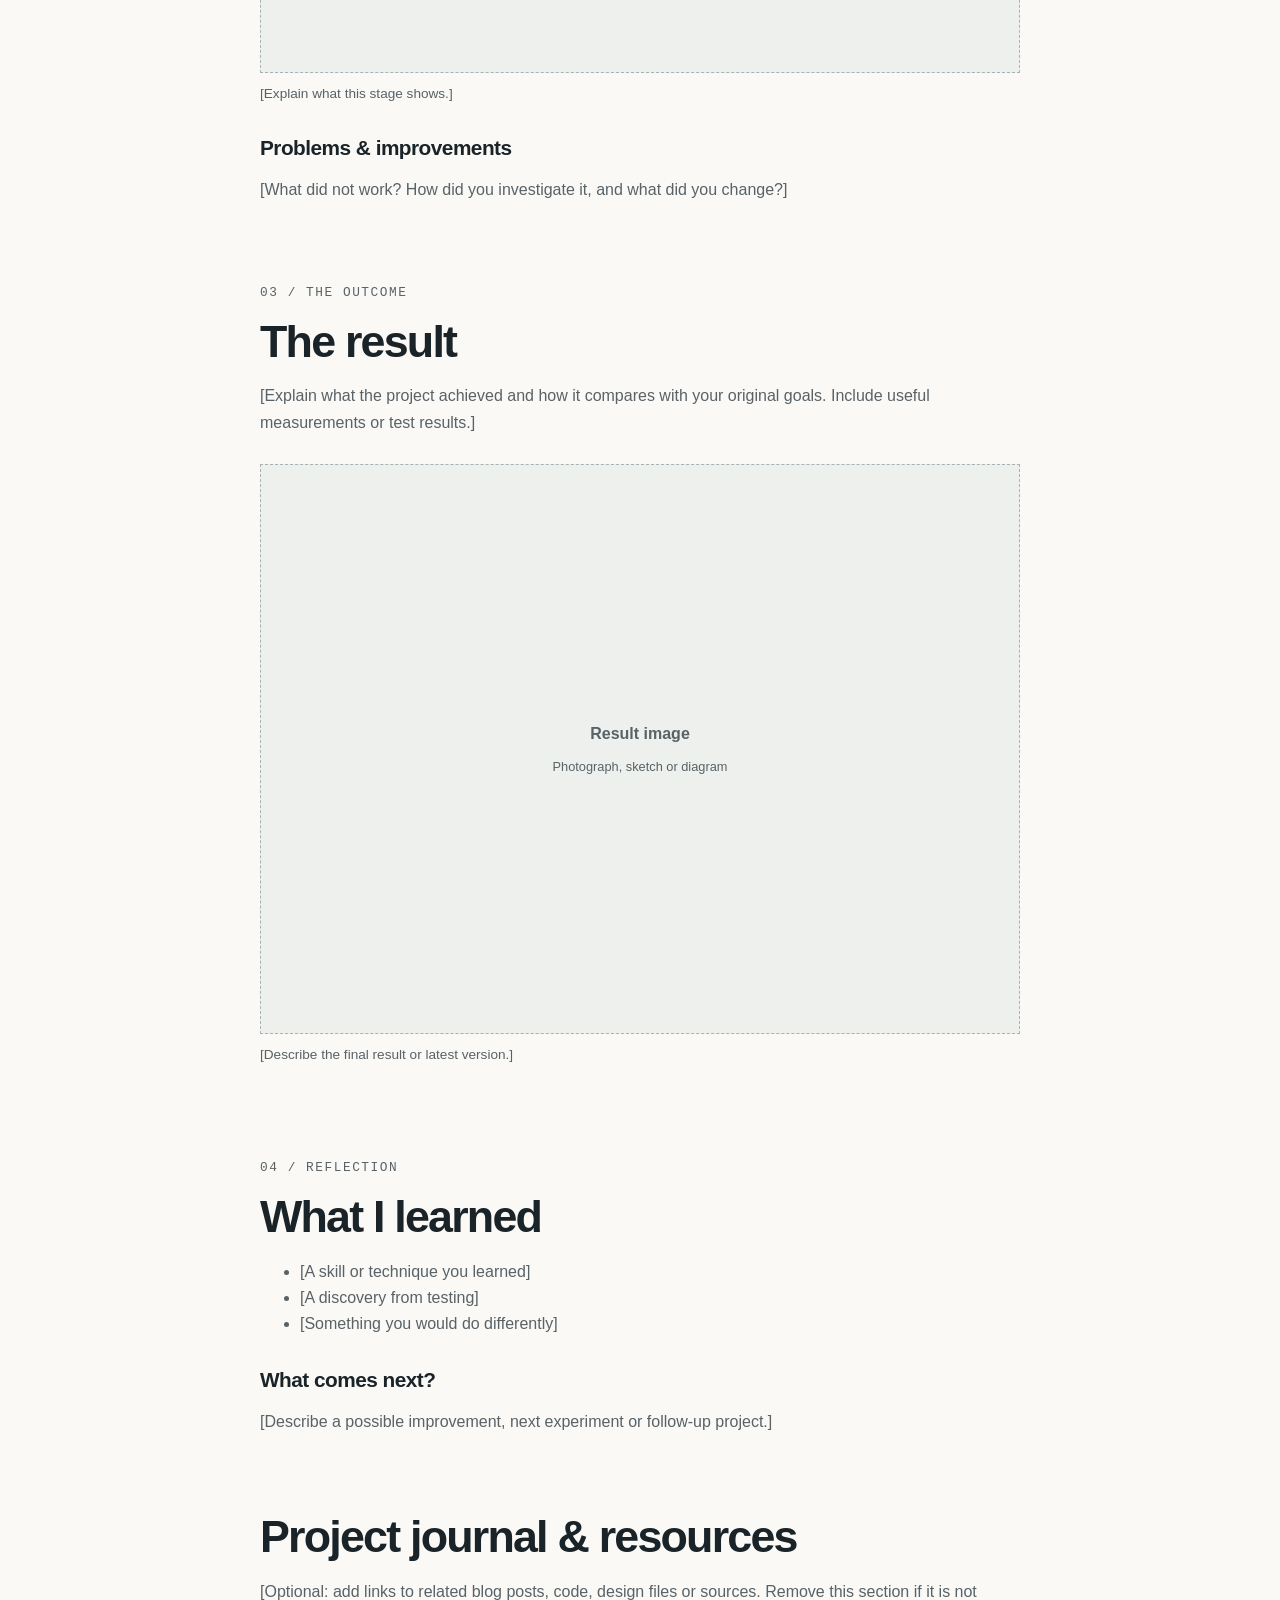
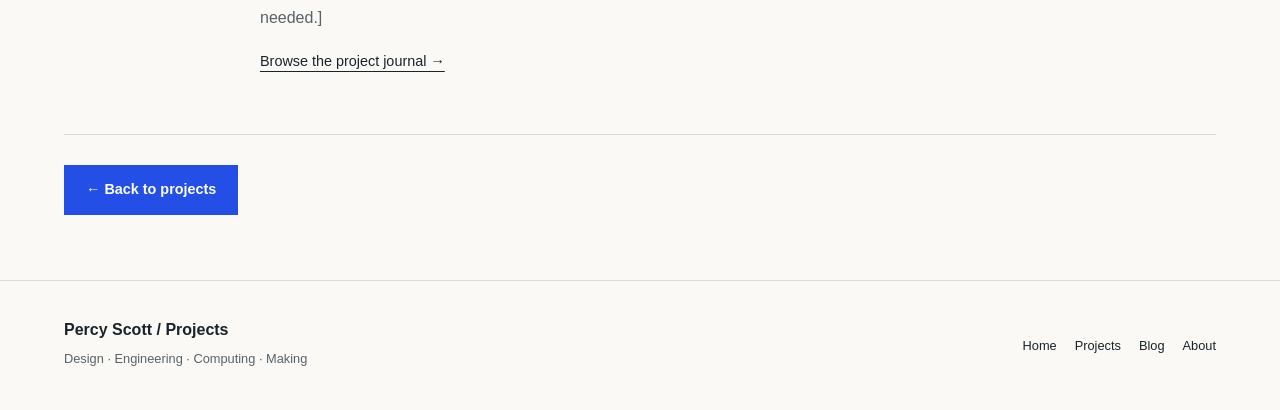
<file: projects/project-template.html>
<!doctype html>
<html lang="en">

  <link rel="apple-touch-icon" sizes="180x180" href="/apple-touch-icon.png">
<link rel="icon" type="image/png" sizes="32x32" href="/favicon-32x32.png">
<link rel="icon" type="image/png" sizes="16x16" href="/favicon-16x16.png">
<link rel="manifest" href="/site.webmanifest">
  
<head>
<meta charset="utf-8">
<meta name="viewport" content="width=device-width,initial-scale=1">
<title>Project title | Percy Scott Projects</title>
<meta name="description" content="Percy Scott’s portfolio and project journal: design, engineering, computing and making.">
<link rel="stylesheet" href="../css/style.css">
</head>
<body>
<a class="skip" href="#main">Skip to content</a><header><div class="wrap header-inner">
  
   <a class="brand" href="index.html">
  <img
    src="../images/percy-pickwick-schoolboy.png"
    alt=""
    class="brand-logo"
  >
  Percy Scott
</a>
  
  
  <nav aria-label="Main navigation"><a href="../index.html">Home</a><a href="../projects.html" aria-current="page">Projects</a><a href="../blog.html">Blog</a><a href="../about.html">About</a></nav></div></header>
<main id="main"><article class="wrap project-detail">
<a class="text-link" href="../projects.html">← All projects</a>
<header class="project-heading"><p class="eyebrow">[Category: design / engineering / computing / making]</p><h1>[Project title]</h1><p class="intro">[One or two sentences describing the project and its purpose.]</p><dl class="project-facts"><div><dt>Status</dt><dd>[Planned / in progress / complete]</dd></div><div><dt>Date</dt><dd>[Month and year]</dd></div><div><dt>Tools & materials</dt><dd>[Key tools, software or materials]</dd></div></dl></header>
<figure class="project-figure"><div class="image-placeholder image-wide"><span>Main project image</span><small>Photograph, sketch or diagram</small></div><figcaption>[Describe the finished project or current prototype.]</figcaption></figure>
<nav class="project-toc" aria-label="On this project"><a href="#objective">Objective</a><a href="#process">Process</a><a href="#result">Result</a><a href="#learning">Lessons</a></nav>
<div class="project-copy">
<section id="objective"><p class="eyebrow">01 / The brief</p><h2>What I wanted to achieve</h2><p>[Explain the idea, who or what it is for, and the problem you wanted to solve.]</p><h3>What would success look like?</h3><ul><li>[Requirement or goal 1]</li><li>[Requirement or goal 2]</li><li>[Requirement or goal 3]</li></ul></section>
<section id="process"><p class="eyebrow">02 / The process</p><h2>How I designed and made it</h2><h3>Planning & design</h3><p>[Describe the research, initial ideas, sketches and design choices.]</p>
<figure class="project-figure"><div class="image-placeholder"><span>Design image</span><small>Photograph, sketch or diagram</small></div><figcaption>[Explain the sketch, CAD model or plan.]</figcaption></figure>
<h3>Building & testing</h3><p>[Describe the main build steps, materials and methods. Explain how you tested the work.]</p>
<figure class="project-figure"><div class="image-placeholder"><span>Build or test image</span><small>Photograph, sketch or diagram</small></div><figcaption>[Explain what this stage shows.]</figcaption></figure>
<h3>Problems & improvements</h3><p>[What did not work? How did you investigate it, and what did you change?]</p></section>
<section id="result"><p class="eyebrow">03 / The outcome</p><h2>The result</h2><p>[Explain what the project achieved and how it compares with your original goals. Include useful measurements or test results.]</p>
<figure class="project-figure"><div class="image-placeholder"><span>Result image</span><small>Photograph, sketch or diagram</small></div><figcaption>[Describe the final result or latest version.]</figcaption></figure>
</section><section id="learning"><p class="eyebrow">04 / Reflection</p><h2>What I learned</h2><ul><li>[A skill or technique you learned]</li><li>[A discovery from testing]</li><li>[Something you would do differently]</li></ul><h3>What comes next?</h3><p>[Describe a possible improvement, next experiment or follow-up project.]</p></section>
<section><h2>Project journal & resources</h2><p>[Optional: add links to related blog posts, code, design files or sources. Remove this section if it is not needed.]</p><a class="text-link" href="../blog.html">Browse the project journal →</a></section>
</div><div class="project-end"><a class="button" href="../projects.html">← Back to projects</a></div>
</article></main>
<footer><div class="wrap footer-inner"><div><strong>Percy Scott / Projects</strong><p>Design · Engineering · Computing · Making</p></div><nav aria-label="Footer navigation"><a href="../index.html">Home</a><a href="../projects.html">Projects</a><a href="../blog.html">Blog</a><a href="../about.html">About</a></nav></div></footer>
</body>
</html>
</file>
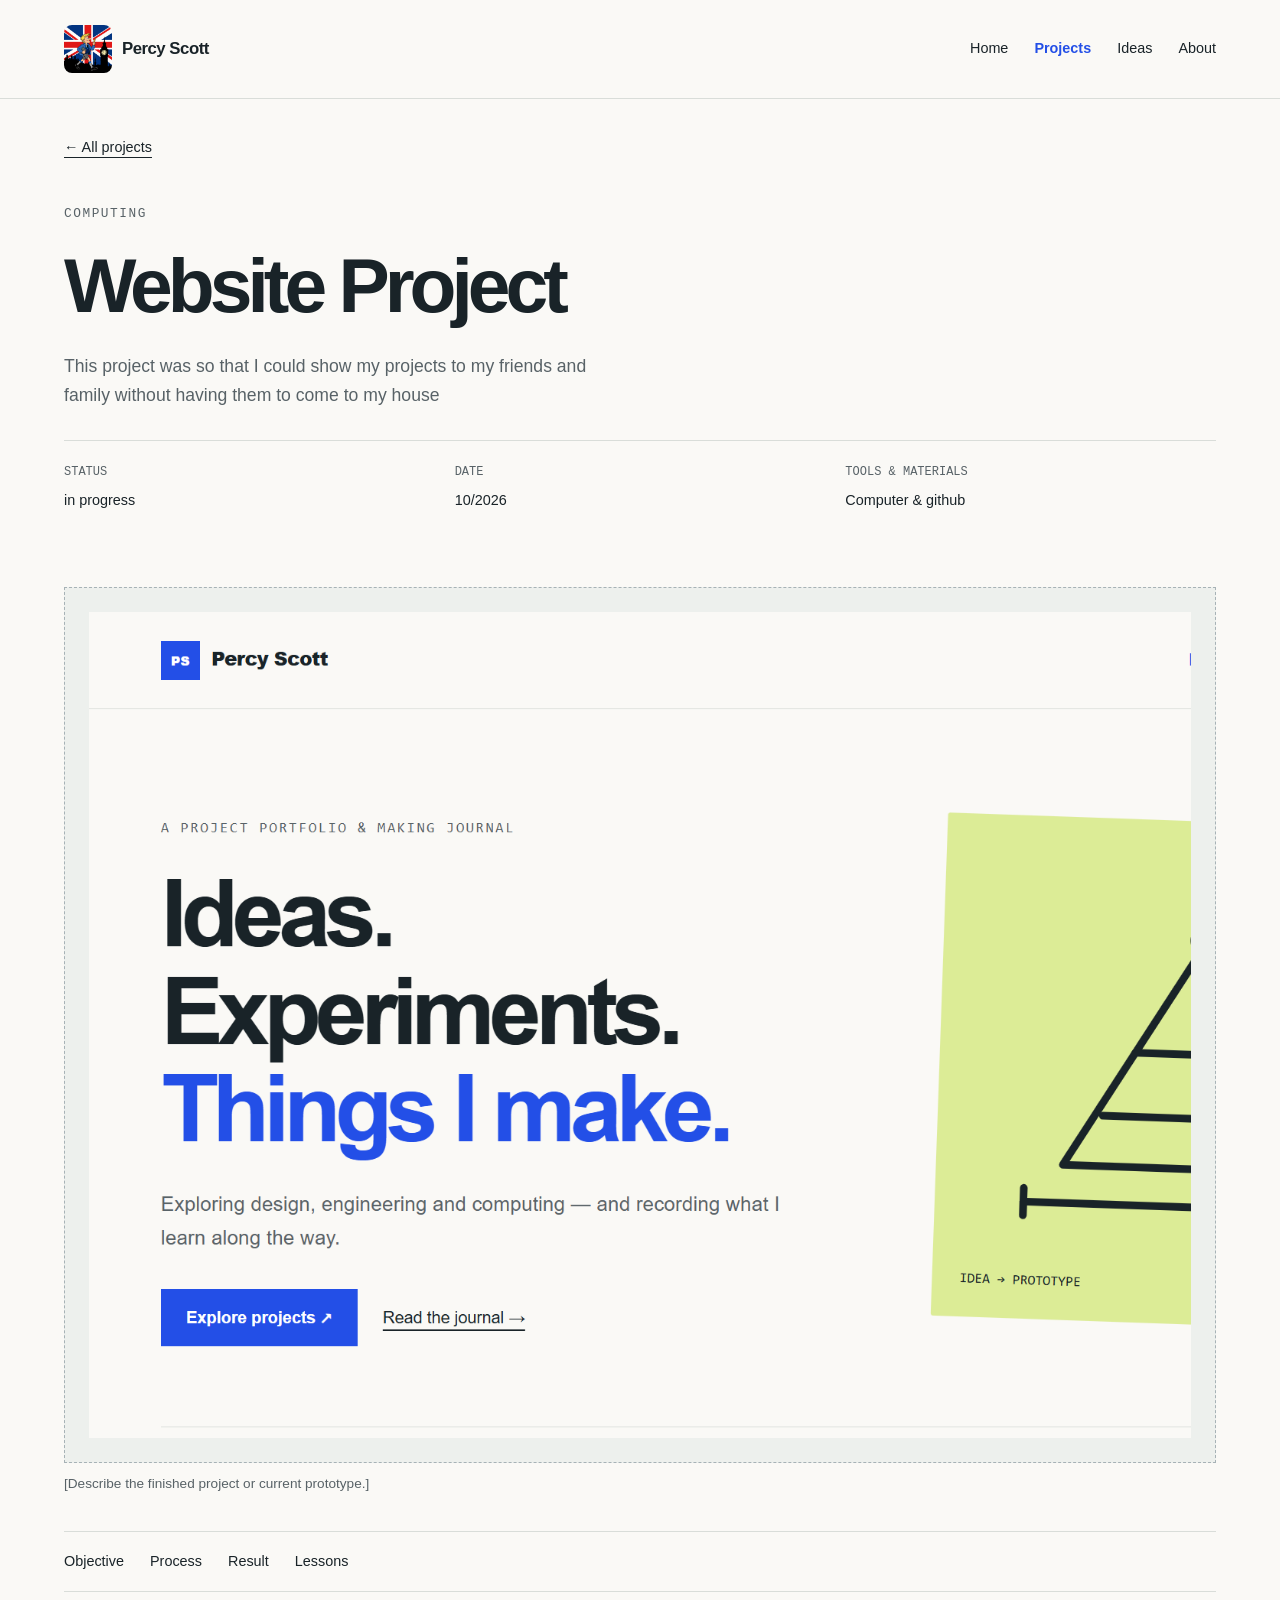
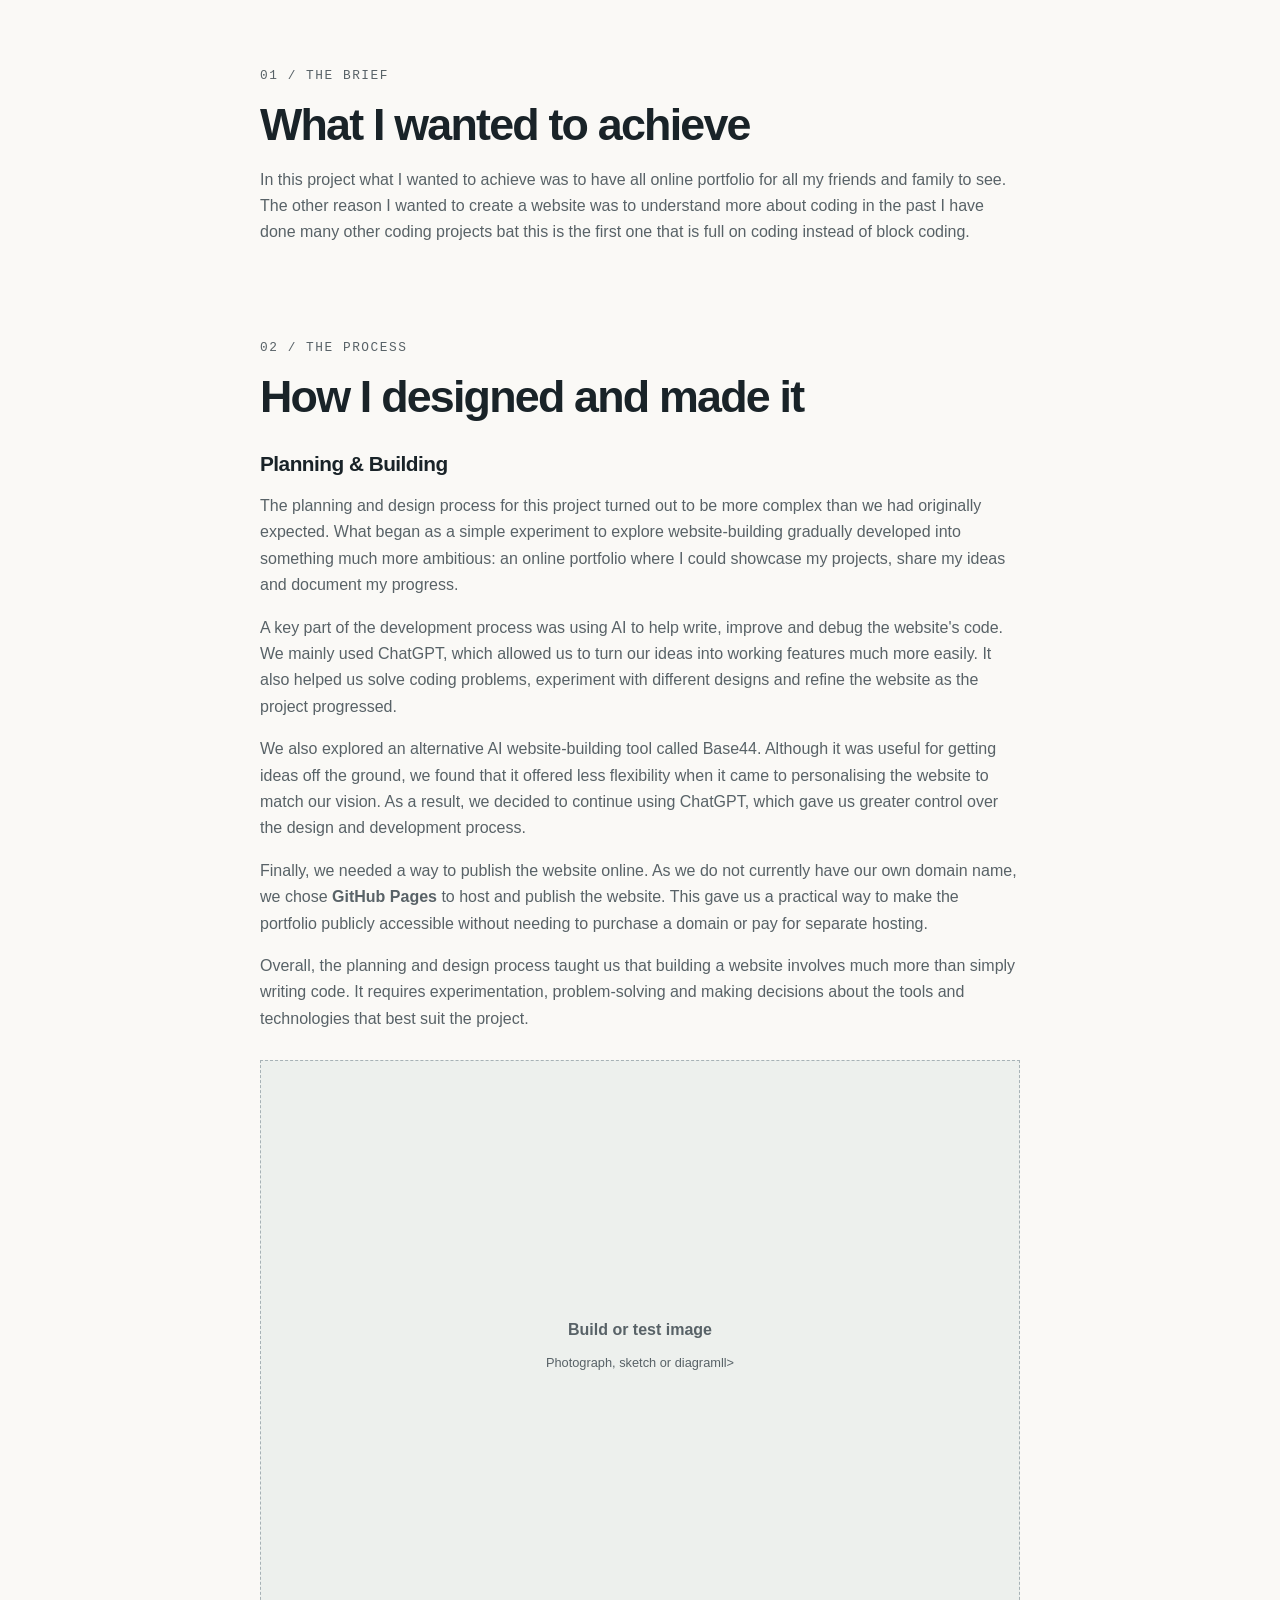
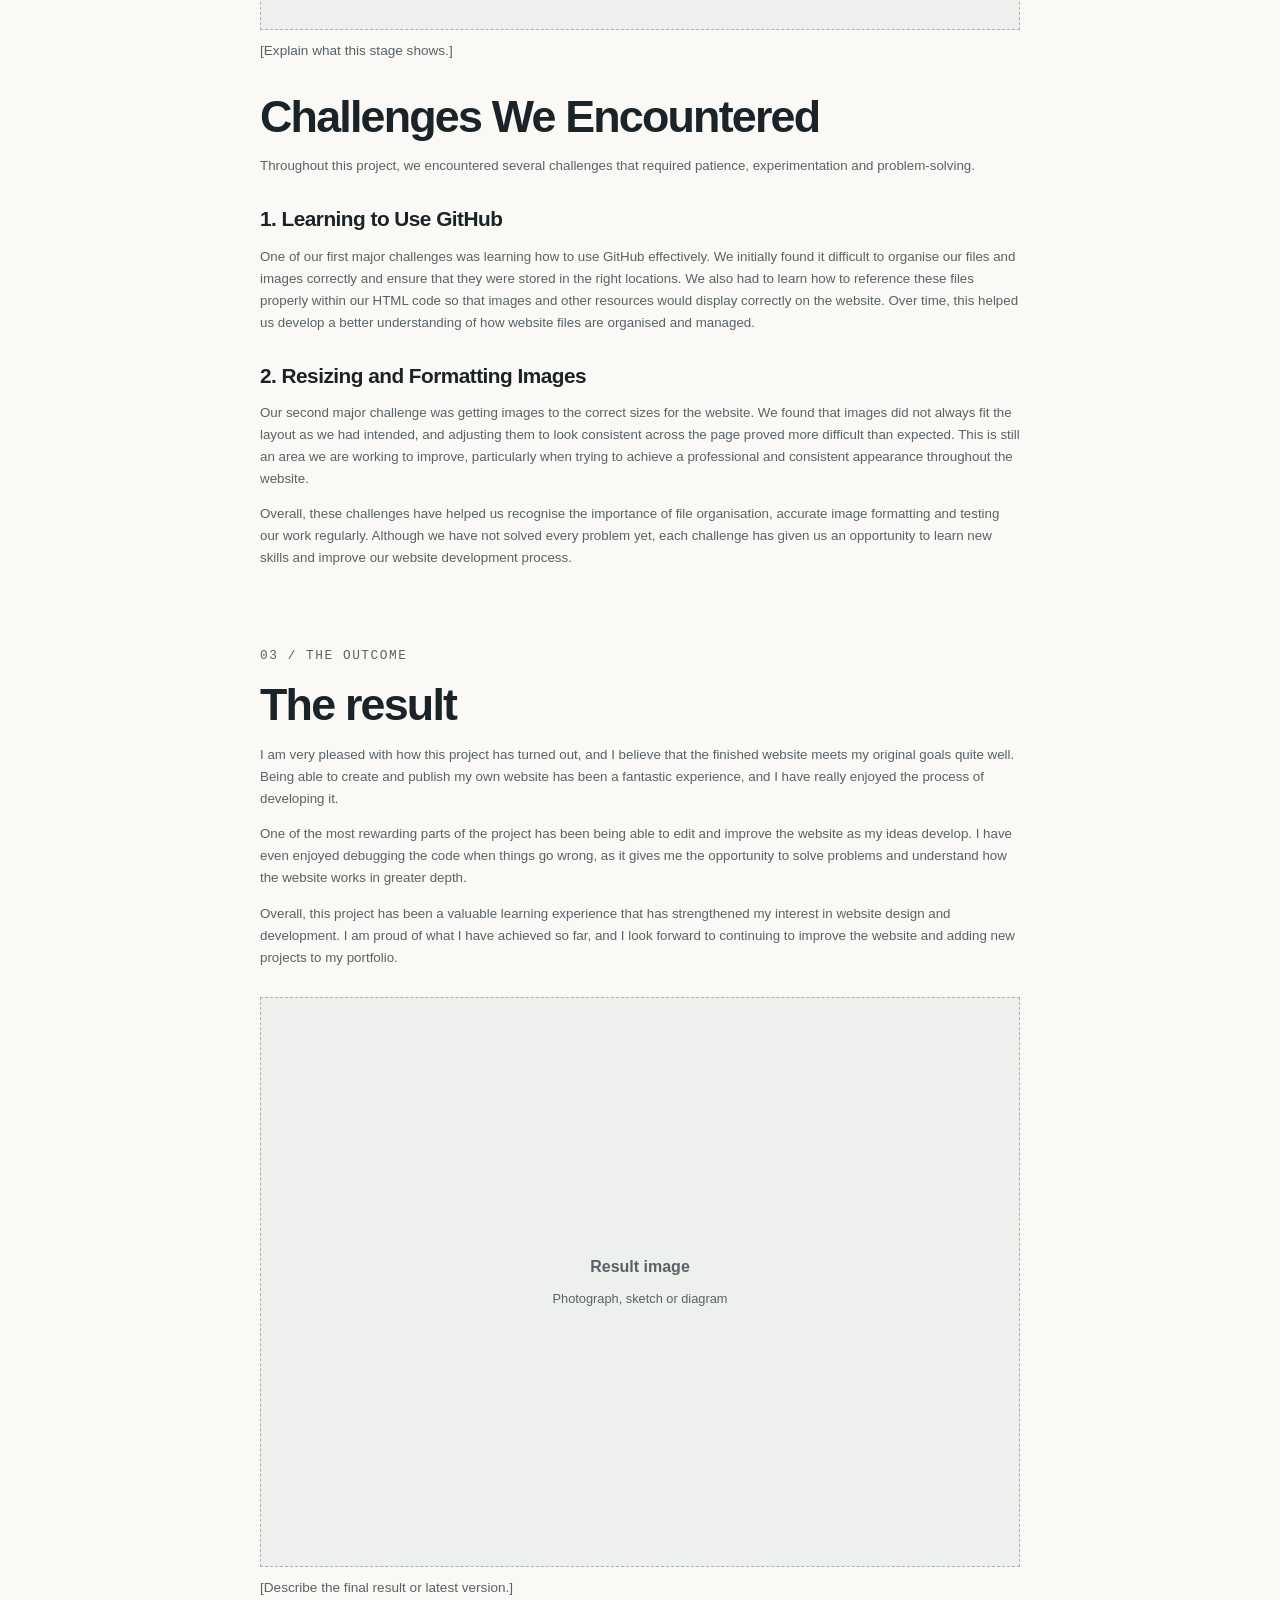
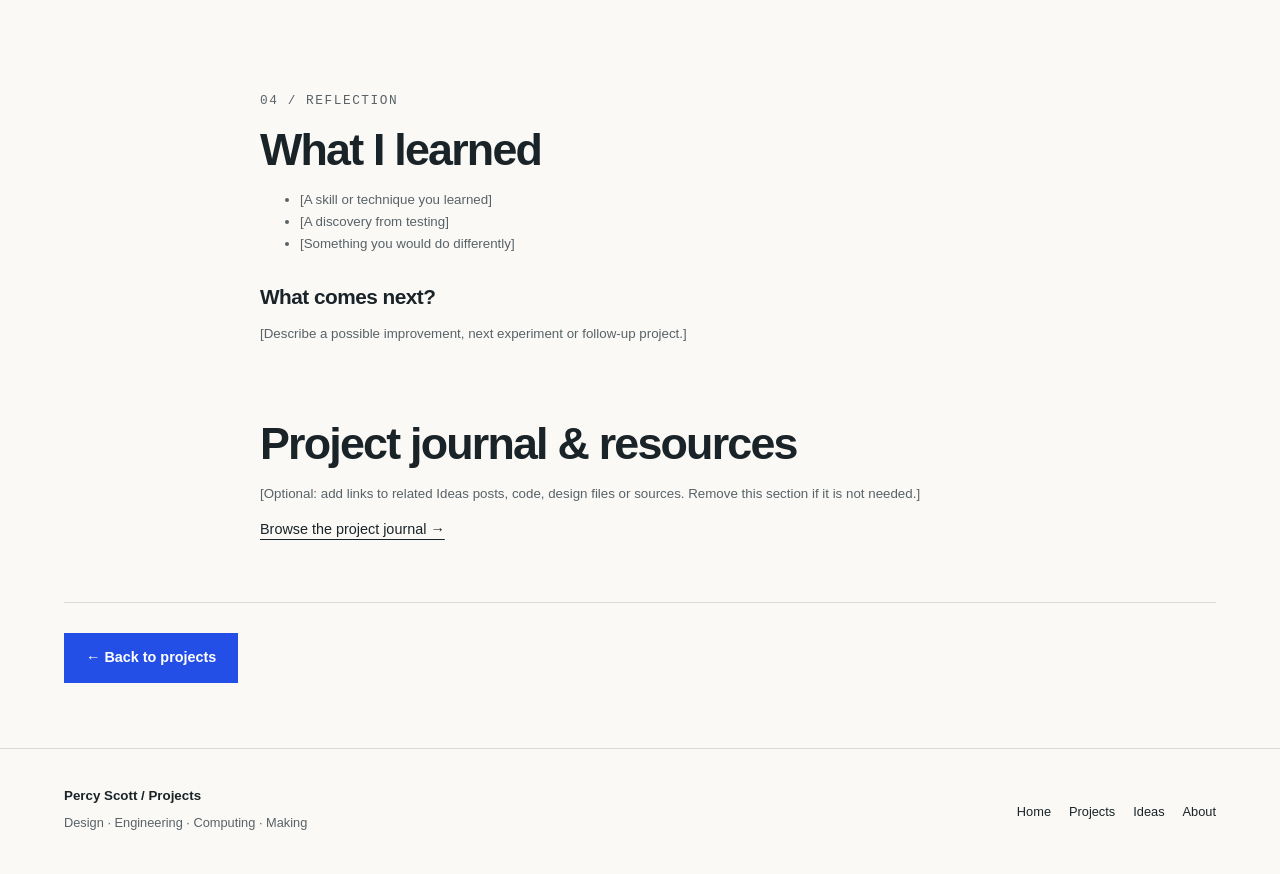
<file: projects/website-project.html>
<!doctype html>
<html lang="en">

  <link rel="apple-touch-icon" sizes="180x180" href="/apple-touch-icon.png">
<link rel="icon" type="image/png" sizes="32x32" href="/favicon-32x32.png">
<link rel="icon" type="image/png" sizes="16x16" href="/favicon-16x16.png">
<link rel="manifest" href="/site.webmanifest">
  
<head>
<meta charset="utf-8">
<meta name="viewport" content="width=device-width,initial-scale=1">
<title>Website Project | Percy Scott Projects</title>
<meta name="description" content="Percy Scott’s website project: design.">
<link rel="stylesheet" href="../css/style.css">
</head>
  
<body>
<a class="skip" href="#main">Skip to content</a><header><div class="wrap header-inner">
  
   <a class="brand" href="index.html">
  <img
    src="../images/percy-pickwick-schoolboy.png"
    alt=""
    class="brand-logo"
  >
  Percy Scott
</a>
  
  
  <nav aria-label="Main navigation"><a href="../index.html">Home</a><a href="../projects.html" aria-current="page">Projects</a><a href="../Ideas.html">Ideas</a><a href="../about.html">About</a></nav></div></header>
<main id="main"><article class="wrap project-detail">
<a class="text-link" href="../projects.html">← All projects</a>
<header class="project-heading"><p class="eyebrow">Computing</p><h1>Website Project</h1></h1><p class="intro">This project was so that I could show my projects to my friends and family without having them to come to my house </p><dl class="project-facts"><div><dt>Status</dt><dd>in progress</dd></div><div><dt>Date</dt><dd>10/2026</dd></div><div><dt>Tools & materials</dt><dd>Computer & github</dd></div></dl></header>
<figure class="project-figure">
  
  <div class="image-placeholder image-wide">
<img
  src="../images/website-project/website-project-main.png"
  alt="Percy Scott's website project homepage"
  class="homepage-image"
>

  
  </div><figcaption>[Describe the finished project or current prototype.]</figcaption></figure>
<nav class="project-toc" aria-label="On this project"><a href="#objective">Objective</a><a href="#process">Process</a><a href="#result">Result</a><a href="#learning">Lessons</a></nav>
<div class="project-copy">
<section id="objective"><p class="eyebrow">01 / The brief</p>
  <h2>What I wanted to achieve</h2><p> In this project what I wanted to achieve was to have all online portfolio for all my friends and family to see. The other reason I wanted to create a website was to understand more about coding in the past I have done many other coding projects bat this is the first one that is full on coding instead of block coding.</p><h3></section>

<section id="process"><p class="eyebrow">02 / The process</p>
  <h2>How I designed and made it</h2><h3>Planning & Building</h3>
  
  <p>
        The planning and design process for this project turned out to be
        more complex than we had originally expected. What began as a
        simple experiment to explore website-building gradually developed
        into something much more ambitious: an online portfolio where I
        could showcase my projects, share my ideas and document my progress.
    </p>

    <p>
        A key part of the development process was using AI to help write,
        improve and debug the website's code. We mainly used ChatGPT,
        which allowed us to turn our ideas into working features much
        more easily. It also helped us solve coding problems, experiment
        with different designs and refine the website as the project
        progressed.
    </p>

    <p>
        We also explored an alternative AI website-building tool called
        Base44. Although it was useful for getting ideas off the ground,
        we found that it offered less flexibility when it came to
        personalising the website to match our vision. As a result, we
        decided to continue using ChatGPT, which gave us greater control
        over the design and development process.
    </p>

    <p>
        Finally, we needed a way to publish the website online. As we do
        not currently have our own domain name, we chose
        <strong>GitHub Pages</strong> to host and publish the website.
        This gave us a practical way to make the portfolio publicly
        accessible without needing to purchase a domain or pay for
        separate hosting.
    </p>

    <p>
        Overall, the planning and design process taught us that building
        a website involves much more than simply writing code. It
        requires experimentation, problem-solving and making decisions
        about the tools and technologies that best suit the project.
    </p>

<figure class="project-figure"><div class="image-placeholder"><span>Build or test image</span><small>Photograph, sketch or diagram</smagcaption>ll></div>
  <figcaption>[Explain what this stage shows.]</figcaption></figure>

  
   <h2>Challenges We Encountered</h2>

    <p>
        Throughout this project, we encountered several challenges
        that required patience, experimentation and problem-solving.
    </p>

    <h3>1. Learning to Use GitHub</h3>

    <p>
        One of our first major challenges was learning how to use
        GitHub effectively. We initially found it difficult to
        organise our files and images correctly and ensure that
        they were stored in the right locations. We also had to
        learn how to reference these files properly within our
        HTML code so that images and other resources would display
        correctly on the website. Over time, this helped us develop
        a better understanding of how website files are organised
        and managed.
    </p>

    <h3>2. Resizing and Formatting Images</h3>

    <p>
        Our second major challenge was getting images to the correct
        sizes for the website. We found that images did not always
        fit the layout as we had intended, and adjusting them to
        look consistent across the page proved more difficult than
        expected. This is still an area we are working to improve,
        particularly when trying to achieve a professional and
        consistent appearance throughout the website.
    </p>

    <p>
        Overall, these challenges have helped us recognise the
        importance of file organisation, accurate image formatting
        and testing our work regularly. Although we have not solved
        every problem yet, each challenge has given us an opportunity
        to learn new skills and improve our website development
        process.
    </p></section>
  
<section id="result"><p class="eyebrow">03 / The outcome</p>
  
  <h2>The result</h2>
  
  <p>I am very pleased with how this project has turned out, and I
        believe that the finished website meets my original goals quite
        well. Being able to create and publish my own website has been
        a fantastic experience, and I have really enjoyed the process
        of developing it.
    </p>

    <p>
        One of the most rewarding parts of the project has been being
        able to edit and improve the website as my ideas develop. I have
        even enjoyed debugging the code when things go wrong, as it
        gives me the opportunity to solve problems and understand how
        the website works in greater depth.
    </p>

    <p>
        Overall, this project has been a valuable learning experience
        that has strengthened my interest in website design and
        development. I am proud of what I have achieved so far, and I
        look forward to continuing to improve the website and adding
        new projects to my portfolio.</p>
<figure class="project-figure"><div class="image-placeholder"><span>Result image</span><small>Photograph, sketch or diagram</small></div>
  <figcaption>[Describe the final result or latest version.]</figcaption></figure>
</section><section id="learning"><p class="eyebrow">04 / Reflection</p><h2>What I learned</h2><ul><li>[A skill or technique you learned]</li><li>[A discovery from testing]</li><li>[Something you would do differently]</li></ul><h3>What comes next?</h3><p>[Describe a possible improvement, next experiment or follow-up project.]</p></section>
<section><h2>Project journal & resources</h2><p>[Optional: add links to related Ideas posts, code, design files or sources. Remove this section if it is not needed.]</p><a class="text-link" href="../Ideas.html">Browse the project journal →</a></section>
</div><div class="project-end"><a class="button" href="../projects.html">← Back to projects</a></div>
</article></main>
<footer><div class="wrap footer-inner"><div><strong>Percy Scott / Projects</strong><p>Design · Engineering · Computing · Making</p></div><nav aria-label="Footer navigation"><a href="../index.html">Home</a><a href="../projects.html">Projects</a><a href="../Ideas.html">Ideas</a><a href="../about.html">About</a></nav></div></footer>
</body>
</html>
</file>
<file: css/style.css>
/* Shared styling for every page. Change these colours to customise the site. */
:root{--paper:#faf9f6;--ink:#192328;--muted:#586267;--line:#d9ddd9;--blue:#234fe7;--lime:#dcec96}*{box-sizing:border-box}html{scroll-behavior:smooth}body{margin:0;background:var(--paper);color:var(--ink);font-family:Arial,Helvetica,sans-serif;line-height:1.65}a{color:inherit}img,svg{max-width:100%}.wrap{width:min(1160px,90%);margin:auto}.skip{position:absolute;left:1rem;top:-100px;background:white;padding:1rem;z-index:10}.skip:focus{top:1rem}a:focus-visible{outline:3px solid var(--blue);outline-offset:5px}header{border-bottom:1px solid var(--line)}.header-inner{display:flex;align-items:center;justify-content:space-between;gap:24px;padding:25px 0}.brand{font-size:1.05rem;font-weight:800;text-decoration:none;letter-spacing:-.03em}.brand span{display:inline-grid;place-items:center;background:var(--blue);color:white;width:34px;height:34px;margin-right:10px;font-size:.72rem;letter-spacing:0}nav{display:flex;gap:26px;flex-wrap:wrap}nav a{text-decoration:none;font-size:.9rem}nav a[aria-current=page]{color:var(--blue);font-weight:700}nav a:hover{text-decoration:underline}.hero{padding:80px 0 70px;display:grid;grid-template-columns:1.15fr .85fr;gap:55px;align-items:center}.eyebrow{font-family:monospace;font-size:.8rem;letter-spacing:.12em;text-transform:uppercase;color:var(--muted)}h1{font-size:clamp(3rem,6.4vw,5.6rem);line-height:1.04;letter-spacing:-.065em;margin:22px 0 26px}h1 em{font-style:normal;color:var(--blue)}.intro{font-size:1.1rem;color:var(--muted);max-width:560px}.actions{display:flex;flex-wrap:wrap;gap:22px;align-items:center;margin-top:30px}.button{display:inline-block;background:var(--blue);color:white;padding:13px 22px;text-decoration:none;font-weight:700;font-size:.9rem}.text-link{font-size:.9rem;text-underline-offset:5px}.hero-art{background:var(--lime);border-radius:2px;padding:24px;transform:rotate(2deg)}.hero-art svg{display:block;width:100%;height:auto}.art-label{font-family:monospace;font-size:.75rem;display:flex;justify-content:space-between;margin-top:12px}.interests{display:flex;flex-wrap:wrap;gap:10px 28px;padding:20px 0;border-top:1px solid var(--line);border-bottom:1px solid var(--line);font-family:monospace;color:var(--muted);font-size:.8rem}.section{padding:70px 0}.section-heading{display:flex;justify-content:space-between;gap:24px;align-items:end;margin-bottom:30px}h2{font-size:clamp(1.8rem,3.5vw,2.8rem);line-height:1.15;letter-spacing:-.04em;margin:10px 0}h3{font-size:1.3rem;line-height:1.3;letter-spacing:-.025em;margin:12px 0}.grid{display:grid;grid-template-columns:repeat(3,1fr);gap:24px}.card{border:1px solid var(--line);background:white}.card-art{aspect-ratio:4/3;padding:26px;display:grid;place-items:center;background:#e5e9ff}.card-art svg{width:100%;height:100%}.card:nth-child(2) .card-art{background:#e7eddf}.card:nth-child(3) .card-art{background:#f3e7d7}.card-body{padding:24px}.card-body p{color:var(--muted);font-size:.95rem}.tag{font-family:monospace;font-size:.72rem;text-transform:uppercase;letter-spacing:.08em;color:var(--muted)}.note{color:var(--muted);font-size:.87rem}.journal-band{background:var(--ink);color:var(--paper);padding:55px 0}.journal-inner{display:grid;grid-template-columns:1fr 1fr;gap:60px;align-items:center}.journal-band .eyebrow,.journal-band p{color:#bbc6c8}.journal-band .button{background:var(--lime);color:var(--ink)}.page-title{max-width:820px;padding:65px 0 25px}.page-title h1{font-size:clamp(2.8rem,5vw,4.5rem)}.prose{max-width:720px;padding-bottom:70px}.prose p{color:var(--muted)}.empty{border:1px dashed #a7b2b6;padding:32px;background:white;max-width:800px}.empty h2{font-size:1.7rem}.empty ol{padding-left:22px;color:var(--muted)}footer{border-top:1px solid var(--line);padding:36px 0}.footer-inner{display:flex;justify-content:space-between;gap:30px;align-items:center}footer p{margin:5px 0;font-size:.8rem;color:var(--muted)}footer nav{gap:18px}footer nav a{font-size:.8rem}@media(max-width:850px){.hero{gap:28px}.grid{grid-template-columns:1fr 1fr}.hero-art{padding:15px}}@media(max-width:600px){.header-inner,.footer-inner{align-items:flex-start;flex-direction:column;gap:18px}nav{gap:20px}.hero{grid-template-columns:1fr;padding:44px 0;gap:32px}.hero-art{max-width:420px;transform:none}.grid,.journal-inner{grid-template-columns:1fr}.section{padding:45px 0}.section-heading{align-items:flex-start;flex-direction:column;gap:10px}.journal-inner{gap:20px}.page-title{padding-top:40px}}@media(prefers-reduced-motion:reduce){html{scroll-behavior:auto}}
/* Reusable project page and image placeholders */
.image-placeholder{display:flex;flex-direction:column;align-items:center;justify-content:center;gap:8px;background:#edf0ed;border:1px dashed #a7b2b6;color:var(--muted);text-align:center;padding:24px;aspect-ratio:4/3}.image-placeholder span{font-size:1rem;font-weight:700}.image-placeholder small{font-size:.8rem}.project-detail{padding:35px 0 65px}.project-heading{padding:30px 0;border:0}.project-heading h1{font-size:clamp(2.6rem,6vw,4.8rem);overflow-wrap:anywhere}.project-facts{display:grid;grid-template-columns:repeat(3,1fr);gap:20px;border-top:1px solid var(--line);padding-top:22px;margin-top:30px}.project-facts dt{font-family:monospace;text-transform:uppercase;font-size:.75rem;color:var(--muted)}.project-facts dd{margin:6px 0 0;font-size:.9rem}.project-figure{margin:28px 0}.image-wide{aspect-ratio:16/9}.project-figure img{display:block;width:100%;height:auto}.project-figure figcaption{font-size:.85rem;color:var(--muted);margin-top:10px}.project-toc{border-block:1px solid var(--line);padding:18px 0;margin:35px 0}.project-copy{max-width:760px;margin:auto}.project-copy section{padding:25px 0;scroll-margin-top:25px}.project-copy p,.project-copy li{color:var(--muted)}.project-copy h3{margin-top:28px}.project-end{margin-top:35px;border-top:1px solid var(--line);padding-top:30px}@media(max-width:600px){.project-facts{grid-template-columns:1fr;gap:14px}.image-wide{aspect-ratio:4/3}.project-toc{gap:12px 20px}}

/* Percy Scott - Header Logo */

.brand {
  display: inline-flex;
  align-items: center;
  gap: 10px;
}

.brand-logo {
  width: 48px;
  height: 48px;
  object-fit: cover;
  border-radius: 8px;
  display: block;
  flex-shrink: 0;
}
</file>
